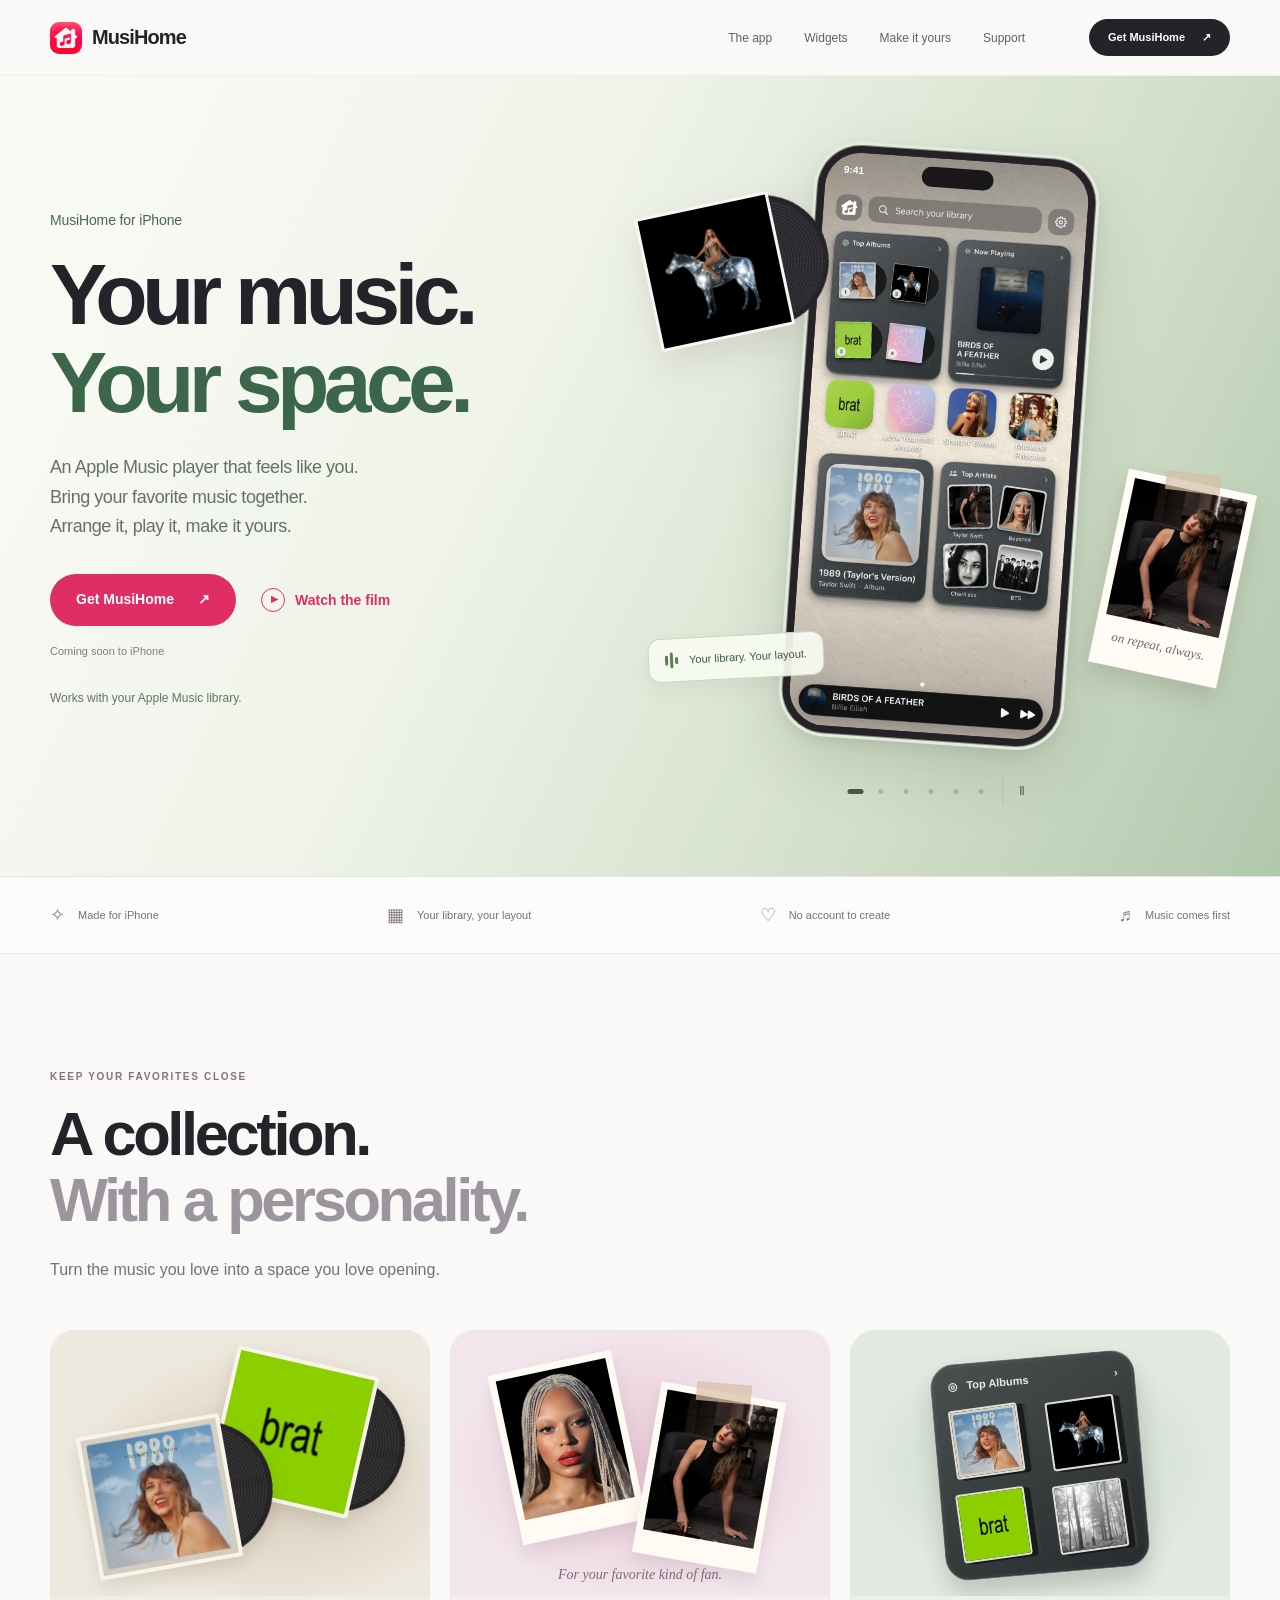
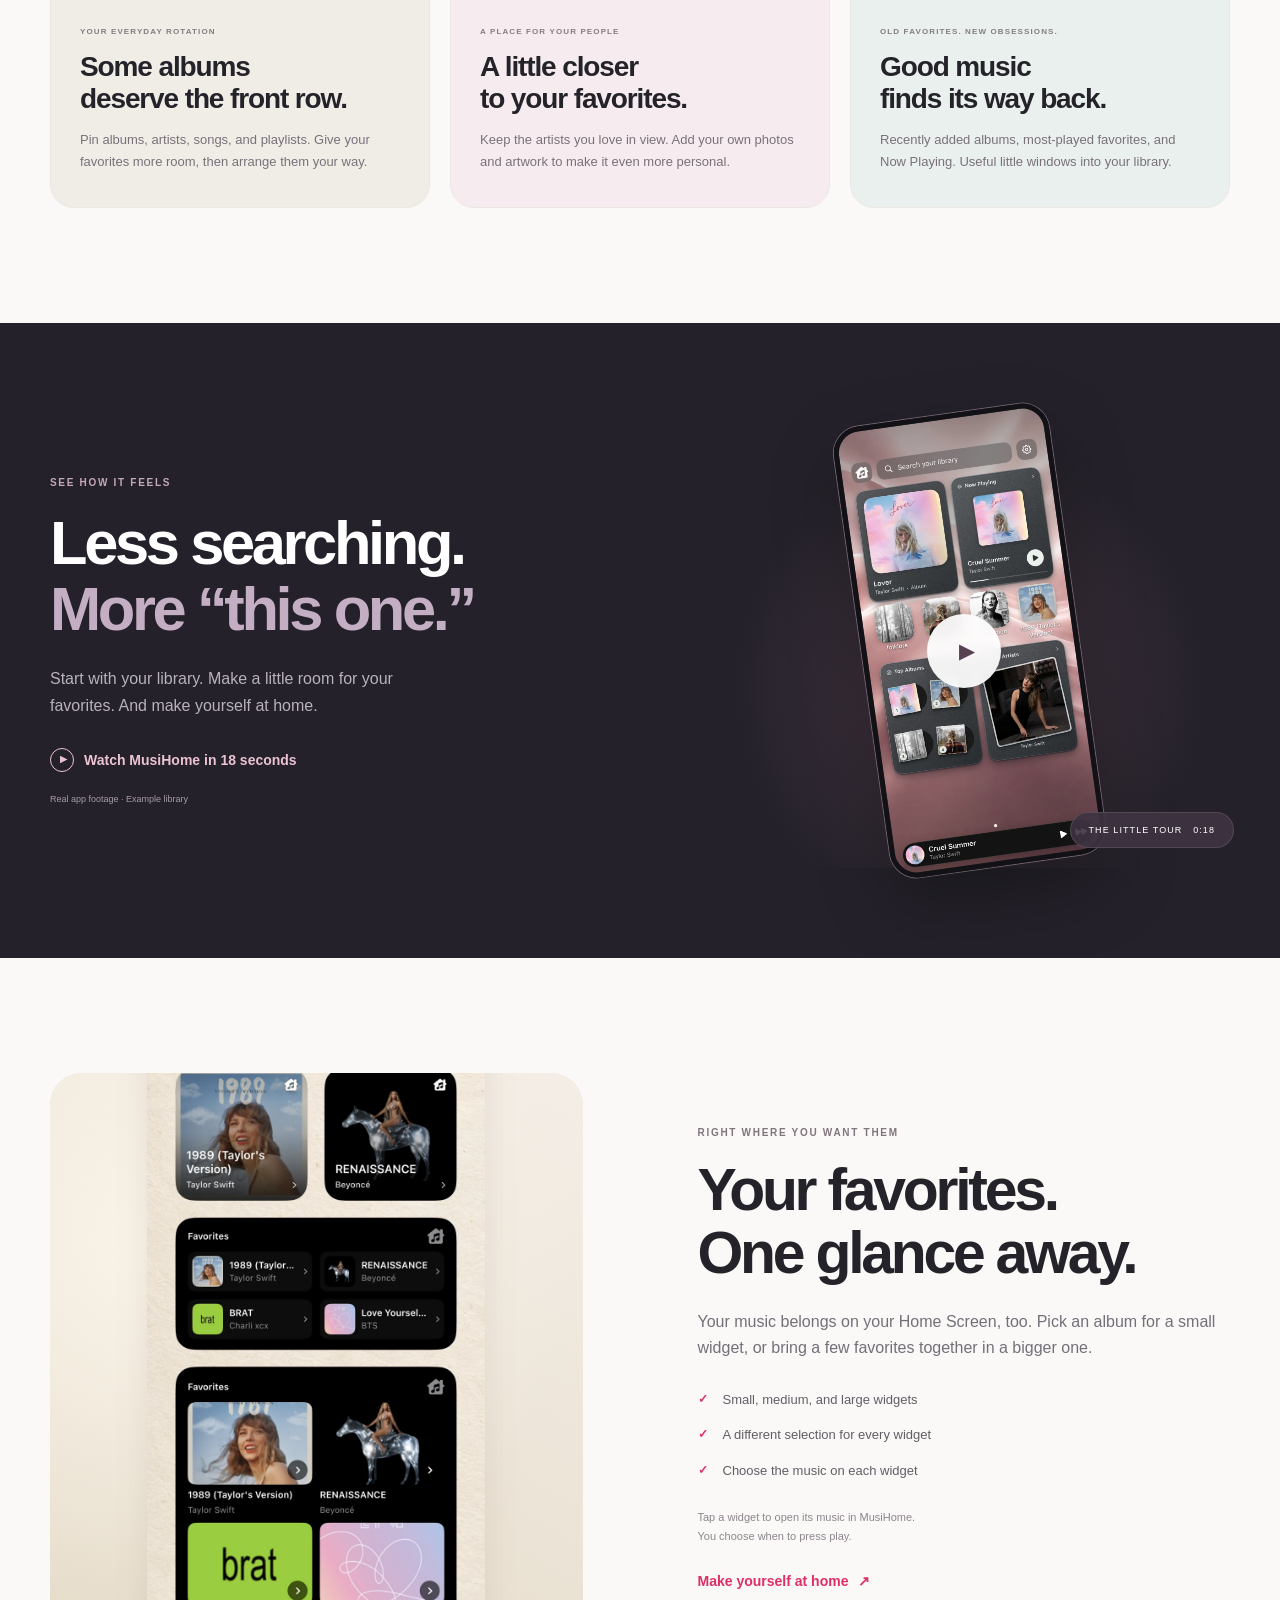
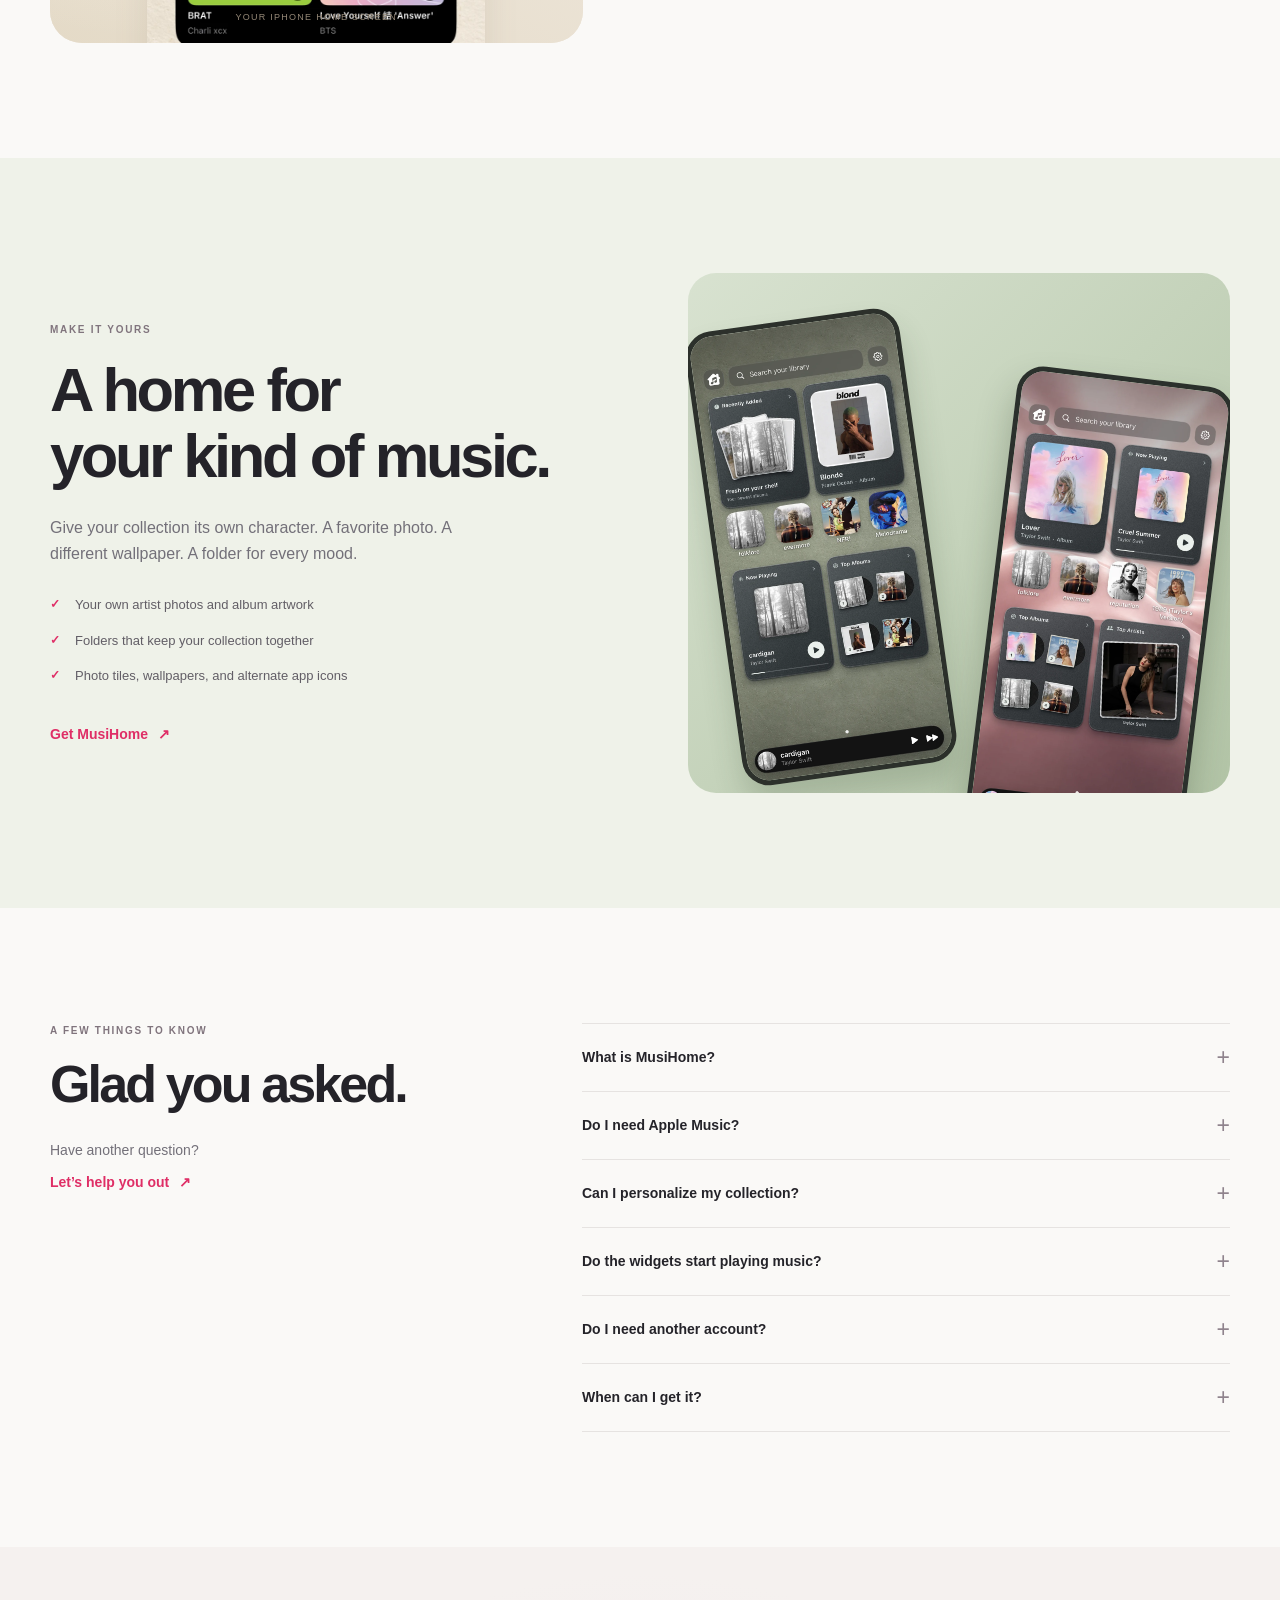
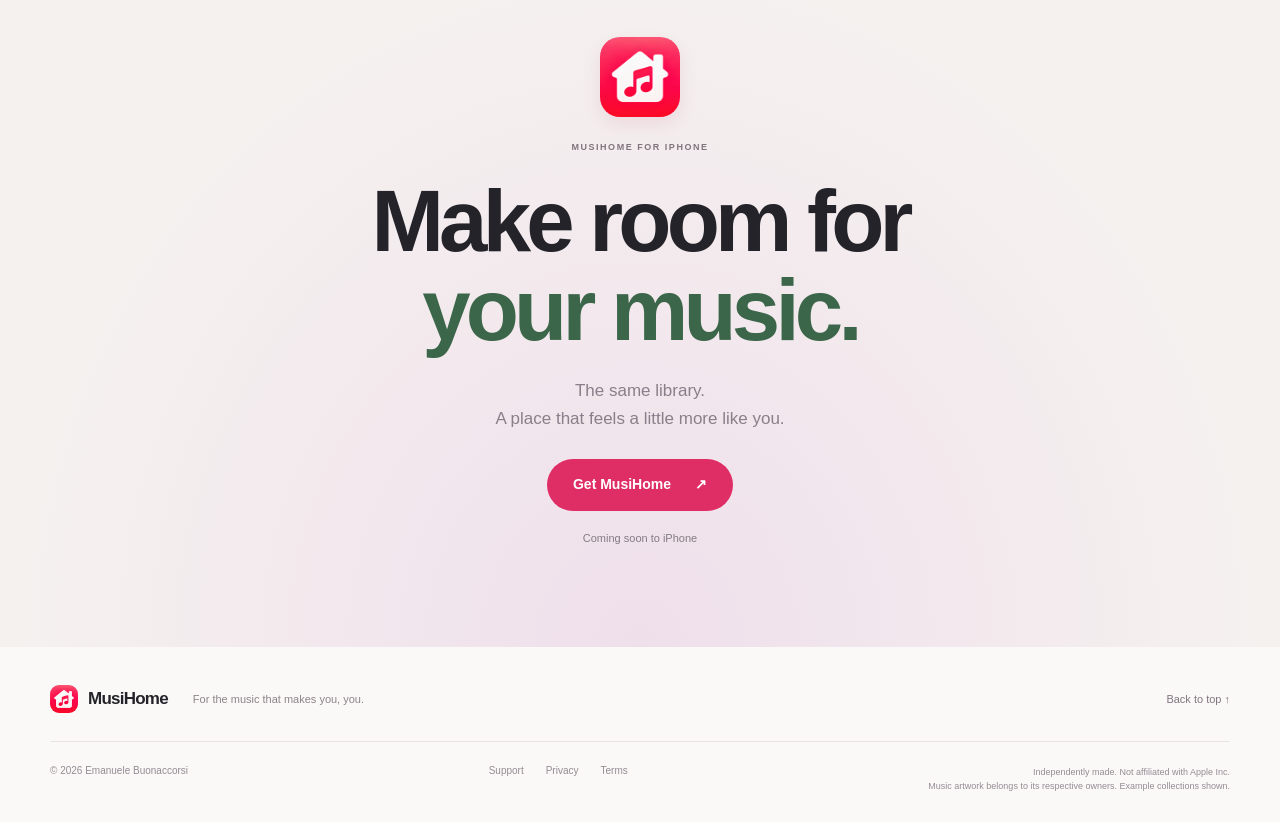
<file: index.html>
<!doctype html>
<html lang="en">
<head>
  <meta charset="utf-8">
  <meta name="viewport" content="width=device-width, initial-scale=1">
  <meta name="theme-color" content="#faf9f7">
  <title>MusiHome — Your music. Your space.</title>
  <meta name="description" content="Give your favorite albums, artists, songs, and playlists a place of their own. Meet MusiHome, a personal music wall and Home Screen widgets for iPhone.">
  <link rel="canonical" href="https://musihome.emanuele.click/">
  <meta property="og:type" content="website"><meta property="og:site_name" content="MusiHome">
  <meta property="og:title" content="MusiHome — Your music. Your space."><meta property="og:description" content="A personal home for the music you love. Made for iPhone and your Music library.">
  <meta property="og:url" content="https://musihome.emanuele.click/"><meta property="og:image" content="https://musihome.emanuele.click/assets/site/social-preview.jpg"><meta property="og:image:width" content="1200"><meta property="og:image:height" content="630"><meta property="og:image:alt" content="MusiHome: Your music. Your space. Beside a real music wall.">
  <meta name="twitter:card" content="summary_large_image">
  <link rel="icon" type="image/png" href="/assets/site/favicon.png"><link rel="apple-touch-icon" href="/assets/site/apple-touch-icon.png">
  <link rel="preload" href="/assets/site/wall-pop.webp" as="image">
  <link rel="stylesheet" href="/site.css">
  <script src="/config.js" defer></script><script src="/site.js" defer></script>
  <script type="application/ld+json">{"@context":"https://schema.org","@type":"SoftwareApplication","name":"MusiHome","operatingSystem":"iOS 18.0 or later","applicationCategory":"MultimediaApplication","url":"https://musihome.emanuele.click/","description":"A personal music wall and Home Screen widgets for your iPhone Music library.","author":{"@type":"Person","name":"Emanuele Buonaccorsi"}}</script>
</head>
<body>
<a class="skip-link" href="#main">Skip to content</a>
<header class="site-header">
  <div class="container nav">
    <a href="/" class="wordmark" aria-label="MusiHome home"><img src="/assets/site/app-icon.png" width="32" height="32" alt="">MusiHome</a>
    <nav aria-label="Main navigation"><a href="#features">The app</a><a href="#widgets">Widgets</a><a href="#personalize">Make it yours</a><a href="/support/">Support</a></nav>
    <a class="button button-small" href="/download/" data-download>Get MusiHome <span aria-hidden="true">↗</span></a>
  </div>
</header>
<main id="main">
  <section class="hero" aria-labelledby="hero-title">
    <div class="container hero-layout">
      <div class="hero-copy">
        <p class="hero-intro">MusiHome for iPhone</p>
        <h1 id="hero-title">Your music.<br><span class="accent-text">Your space.</span></h1>
        <p class="hero-description">An Apple Music player that feels like you.<br>Bring your favorite music together.<br>Arrange it, play it, make it yours.</p>
        <div class="hero-actions"><a class="button" href="/download/" data-download>Get MusiHome <span aria-hidden="true">↗</span></a><a class="text-link" href="/assets/site/musihome-film.mp4" data-film><span class="play-outline" aria-hidden="true">▶</span> Watch the film</a></div>
        <p class="availability" data-availability>Coming soon to iPhone</p>
        <p class="hero-compatibility">Works with your Apple Music library.</p>
      </div>
      <div class="hero-showcase" aria-label="Explore real MusiHome collections">
        <div class="floating-record" aria-hidden="true"><div class="record-disc"><i></i></div><img src="/assets/site/renaissance.webp" alt="" width="140" height="140"></div>
        <div class="floating-polaroid" aria-hidden="true"><span class="tape"></span><img src="/assets/site/taylor-artist.webp" alt="" width="140" height="160"><span>on repeat, always.</span></div>
        <div class="phone hero-phone"><div class="phone-island" aria-hidden="true"></div><img id="collection-image" src="/assets/site/wall-pop.webp" width="800" height="1738" fetchpriority="high" alt="MusiHome music wall with favorite albums, Top Albums and Top Artists widgets on warm paper"><div class="phone-clock" aria-hidden="true">9:41</div></div>
        <div class="floating-caption"><span class="caption-bars" aria-hidden="true"><i></i><i></i><i></i></span>Your library. Your layout.</div>
        <div class="screenshot-navigation" role="group" aria-label="App screenshots">
          <button type="button" class="slide-dot selected" data-slide="0" aria-label="Show pop collection" aria-pressed="true"></button>
          <button type="button" class="slide-dot" data-slide="1" aria-label="Show Taylor Swift collection" aria-pressed="false"></button>
          <button type="button" class="slide-dot" data-slide="2" aria-label="Show indie collection" aria-pressed="false"></button>
          <button type="button" class="slide-dot" data-slide="3" aria-label="Show dance collection" aria-pressed="false"></button>
          <button type="button" class="slide-dot" data-slide="4" aria-label="Show classics collection" aria-pressed="false"></button>
          <button type="button" class="slide-dot" data-slide="5" aria-label="Show BTS collection" aria-pressed="false"></button>
          <button type="button" class="slideshow-toggle" aria-label="Pause screenshot slideshow" aria-pressed="false"><span aria-hidden="true">Ⅱ</span></button>
        </div>
      </div>
    </div>
  </section>
  <div class="benefits-bar"><div class="container"><span><span aria-hidden="true">✧</span> Made for iPhone</span><span><span aria-hidden="true">▦</span> Your library, your layout</span><span><span aria-hidden="true">♡</span> No account to create</span><span><span aria-hidden="true">♬</span> Music comes first</span></div></div>

  <section class="section features" id="features" aria-labelledby="features-title">
    <div class="container">
      <div class="section-heading"><p class="eyebrow">KEEP YOUR FAVORITES CLOSE</p><h2 id="features-title">A collection.<br><span class="muted">With a personality.</span></h2><p>Turn the music you love into a space you love opening.</p></div>
      <div class="feature-grid">
        <article class="feature-card record-card"><div class="feature-visual vinyl-scene" aria-hidden="true"><div class="display-vinyl rear-vinyl"><span></span><img src="/assets/site/brat.webp" alt="" loading="lazy" width="180" height="180"></div><div class="display-vinyl front-vinyl"><span></span><img src="/assets/site/1989.webp" alt="" loading="lazy" width="180" height="180"></div></div><div class="card-copy"><p class="card-label">YOUR EVERYDAY ROTATION</p><h3>Some albums<br>deserve the front row.</h3><p>Pin albums, artists, songs, and playlists. Give your favorites more room, then arrange them your way.</p></div></article>
        <article class="feature-card photo-card"><div class="feature-visual portrait-scene" aria-hidden="true"><div class="portrait-frame portrait-back"><img src="/assets/site/beyonce-artist.webp" alt="" loading="lazy" width="170" height="200"></div><div class="portrait-frame portrait-front"><span class="tape"></span><img src="/assets/site/taylor-artist.webp" alt="" loading="lazy" width="170" height="200"></div><span class="scene-caption">For your favorite kind of fan.</span></div><div class="card-copy"><p class="card-label">A PLACE FOR YOUR PEOPLE</p><h3>A little closer<br>to your favorites.</h3><p>Keep the artists you love in view. Add your own photos and artwork to make it even more personal.</p></div></article>
        <article class="feature-card widget-card"><div class="feature-visual miniature-scene" aria-hidden="true"><div class="mini-widget"><p>◎ &nbsp; Top Albums <span>›</span></p><div class="mini-records"><img src="/assets/site/1989.webp" alt="" loading="lazy" width="80" height="80"><img src="/assets/site/renaissance.webp" alt="" loading="lazy" width="80" height="80"><img src="/assets/site/brat.webp" alt="" loading="lazy" width="80" height="80"><img src="/assets/site/folklore.webp" alt="" loading="lazy" width="80" height="80"></div></div></div><div class="card-copy"><p class="card-label">OLD FAVORITES. NEW OBSESSIONS.</p><h3>Good music<br>finds its way back.</h3><p>Recently added albums, most-played favorites, and Now Playing. Useful little windows into your library.</p></div></article>
      </div>
    </div>
  </section>

  <section class="film-section" aria-labelledby="film-title"><div class="container film-layout"><div><p class="eyebrow">SEE HOW IT FEELS</p><h2 id="film-title">Less searching.<br><span>More “this one.”</span></h2><p>Start with your library. Make a little room for your favorites. And make yourself at home.</p><a class="text-link light-link" href="/assets/site/musihome-film.mp4" data-film><span class="play-outline" aria-hidden="true">▶</span> Watch MusiHome in 18 seconds</a><p class="film-disclosure">Real app footage · Example library</p></div><a href="/assets/site/musihome-film.mp4" data-film class="film-preview" aria-label="Watch the MusiHome product film"><div class="film-screen"><img src="/assets/site/wall-taylor.webp" width="800" height="1738" alt="A personalized Taylor Swift collection inside MusiHome" loading="lazy"></div><span class="film-play" aria-hidden="true">▶</span><span class="film-duration">THE LITTLE TOUR &nbsp; 0:18</span></a></div></section>

  <section class="section widgets-section" id="widgets" aria-labelledby="widgets-title"><div class="container widgets-layout"><div class="widgets-art"><div class="widget-wallpaper"></div><img src="/assets/site/widgets.webp" width="800" height="1738" alt="Small, medium and large MusiHome widgets displaying selected albums and favorites on the iPhone Home Screen" loading="lazy"><span class="image-label">YOUR IPHONE HOME SCREEN</span></div><div class="widgets-copy"><p class="eyebrow">RIGHT WHERE YOU WANT THEM</p><h2 id="widgets-title">Your favorites.<br>One glance away.</h2><p>Your music belongs on your Home Screen, too. Pick an album for a small widget, or bring a few favorites together in a bigger one.</p><ul class="check-list"><li>Small, medium, and large widgets</li><li>A different selection for every widget</li><li>Choose the music on each widget</li></ul><p class="detail-note">Tap a widget to open its music in MusiHome.<br>You choose when to press play.</p><a class="text-link" href="/support/#widgets">Make yourself at home <span aria-hidden="true">↗</span></a></div></div></section>

  <section class="section personalization-section" id="personalize" aria-labelledby="personalize-title"><div class="container personalization-layout"><div class="personalization-copy"><p class="eyebrow">MAKE IT YOURS</p><h2 id="personalize-title">A home for<br>your kind of music.</h2><p>Give your collection its own character. A favorite photo. A different wallpaper. A folder for every mood.</p><ul class="check-list"><li>Your own artist photos and album artwork</li><li>Folders that keep your collection together</li><li>Photo tiles, wallpapers, and alternate app icons</li></ul><a class="text-link" href="/download/" data-download>Get MusiHome <span aria-hidden="true">↗</span></a></div><div class="personalization-gallery"><img class="personalize-wall" src="/assets/site/wall-indie.webp" width="800" height="1738" alt="An indie music collection arranged on a sage wallpaper" loading="lazy"><img class="personalize-detail" src="/assets/site/wall-taylor.webp" width="640" height="1391" alt="A Taylor Swift music collection on a pink wallpaper" loading="lazy"></div></div></section>

  <section class="section faq-section" id="faq" aria-labelledby="faq-title"><div class="container faq-layout"><div><p class="eyebrow">A FEW THINGS TO KNOW</p><h2 id="faq-title">Glad you asked.</h2><p>Have another question?<br><a class="text-link" href="/support/">Let’s help you out <span aria-hidden="true">↗</span></a></p></div><div class="faq-list"><details><summary>What is MusiHome?<span aria-hidden="true">+</span></summary><p>A personal music wall for iPhone. It brings albums, artists, songs, and playlists from your Music library into one visual space, with pages, widgets, and your own layout.</p></details><details><summary>Do I need Apple Music?<span aria-hidden="true">+</span></summary><p>You need to allow access to your iPhone’s Music library. An Apple Music subscription is needed for subscription streaming content; it’s separate from MusiHome. MusiHome doesn’t provide music or connect to Spotify.</p></details><details><summary>Can I personalize my collection?<span aria-hidden="true">+</span></summary><p>Choose your layout, change the artwork, create folders, and add photo tiles. Bring your collection together with wallpapers and an app icon that suit your style.</p></details><details><summary>Do the widgets start playing music?<span aria-hidden="true">+</span></summary><p>Tapping a Home Screen widget opens the selected music’s details in MusiHome. It doesn’t start or change playback. Open the details, then choose what to play.</p></details><details><summary>Do I need another account?<span aria-hidden="true">+</span></summary><p>No MusiHome account is required. Your wall is saved on your device. The current app has no ads or tracking SDKs. Read our <a href="/privacy/">privacy policy</a> for details about music access, artwork services, and optional diagnostics.</p></details><details><summary>When can I get it?<span aria-hidden="true">+</span></summary><p data-release-answer>MusiHome is getting ready for its iPhone release. This site will link directly to its App Store listing when it’s available. Until then, explore the real app previews here.</p></details></div></div></section>

  <section class="closing" id="get-musihome"><div class="container"><img class="closing-icon" src="/assets/site/app-icon.png" width="80" height="80" alt="" loading="lazy"><p class="eyebrow">MUSIHOME FOR IPHONE</p><h2>Make room for<br><span class="accent-text">your music.</span></h2><p>The same library.<br>A place that feels a little more like you.</p><a class="button" href="/download/" data-download>Get MusiHome <span aria-hidden="true">↗</span></a><p class="availability" data-availability>Coming soon to iPhone</p></div></section>
</main>
<footer class="site-footer"><div class="container footer-top"><a class="wordmark" href="/"><img src="/assets/site/app-icon.png" width="28" height="28" alt="">MusiHome</a><p>For the music that makes you, you.</p><a class="back-top" href="#main">Back to top ↑</a></div><div class="container footer-bottom"><span>© <span data-year>2026</span> Emanuele Buonaccorsi</span><nav aria-label="Footer navigation"><a href="/support/">Support</a><a href="/privacy/">Privacy</a><a href="/terms/">Terms</a></nav><p>Independently made. Not affiliated with Apple Inc.<br>Music artwork belongs to its respective owners. Example collections shown.</p></div></footer>
<dialog id="film-dialog" aria-labelledby="film-dialog-title"><div class="dialog-header"><h2 id="film-dialog-title">A little tour of MusiHome.</h2><button class="close-dialog" type="button" aria-label="Close film">×</button></div><video id="product-film" controls playsinline preload="none" poster="/assets/site/film-poster.webp"><source src="/assets/site/musihome-film.mp4" type="video/mp4">Your browser doesn’t support this video. <a href="/assets/site/musihome-film.mp4">Download the product film.</a></video><p>Silent product tour. Choose favorites, rearrange your wall, and personalize its wallpaper.</p></dialog>
</body>
</html>
</file>
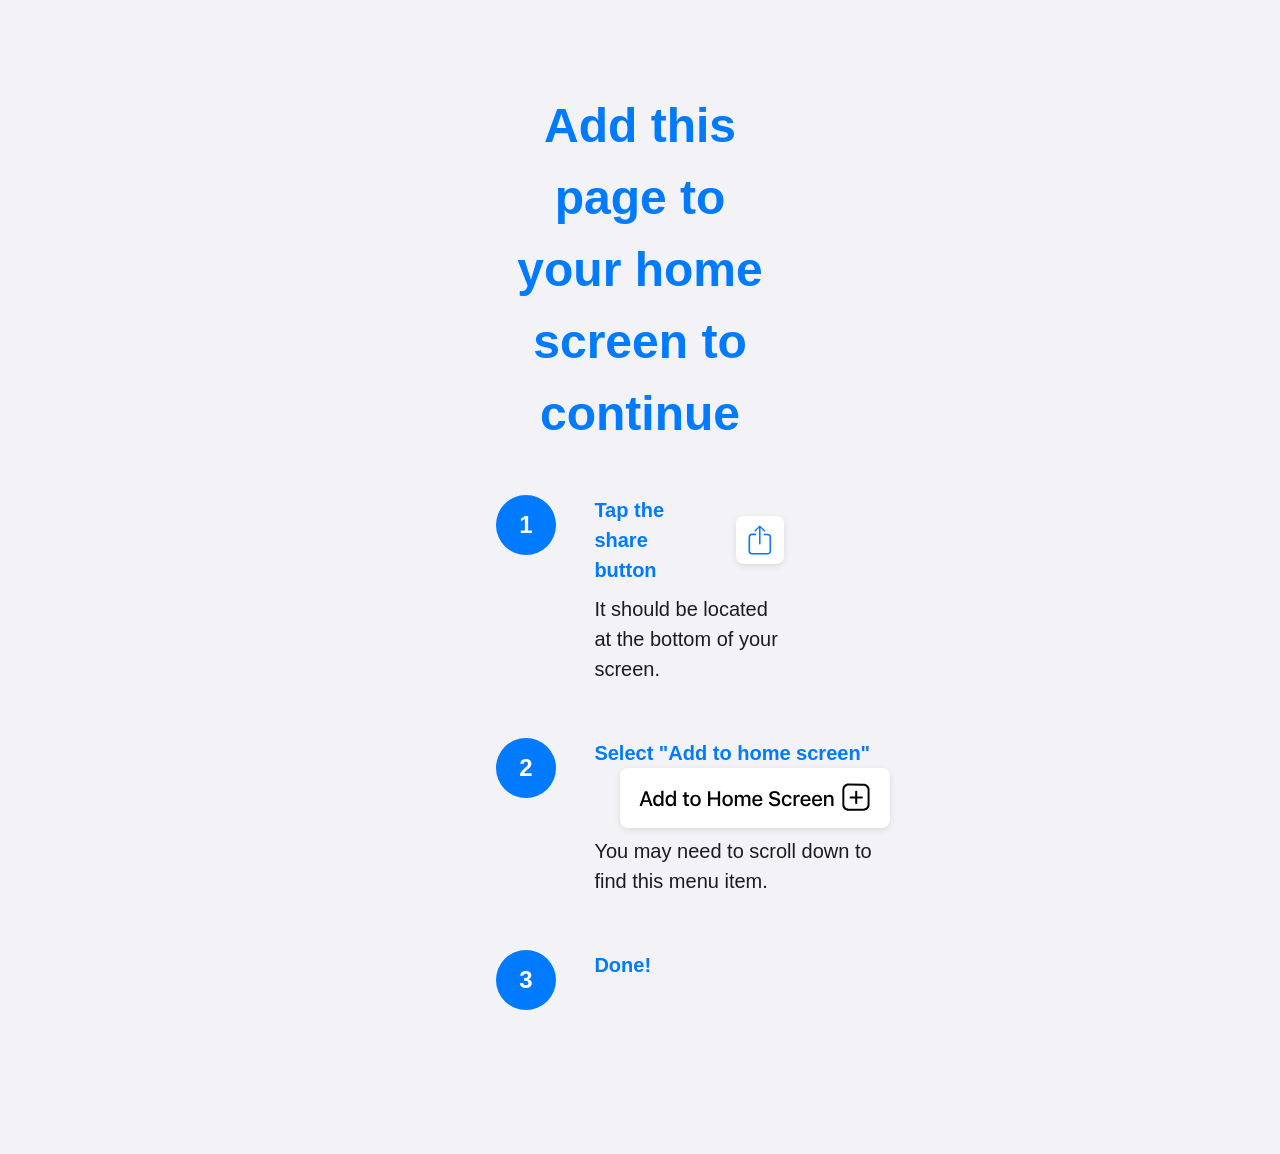
<file: bookmark/index.html>
<!DOCTYPE html>
<html lang="en">

<head>
    <meta charset="UTF-8">
    <meta name="viewport" content="width=device-width, initial-scale=1.0">

    <!-- Favicon non incluse, perché il loro fetch blocca il caricamento della intera pagina nel caso in cui l'utente si trova con una connessione lenta. -->
    <!-- <link rel="icon" type="image/svg+xml" href="/assets/favicon.svg" />
    <link rel="shortcut icon" href="/assets/favicon.ico" /> -->
    <!-- Non specificare Apple Touch Icon, perché lo fa il js dopo. -->

    <!-- iOS Standalone Mode -->
    <meta name="apple-mobile-web-app-capable" content="yes">
    <meta name="apple-mobile-web-app-status-bar-style" content="default">

    <title id="page-title">MusiHome Bookmark</title>
    <style>

        #instructions-container {
            display: none;
        }

        body {
            font-family: -apple-system, Helvetica, Arial, sans-serif;
            background-color: #f2f2f7;
            margin: 0;
            padding: 0;
            color: #1c1c1e;
            line-height: 1.5;
        }

        .container {
            padding: 5vh 5vw;
            min-height: 100vh;
            box-sizing: border-box;
            display: flex;
            flex-direction: column;
            justify-content: center;
            max-width: 800px;
            margin: 0 auto;
        }

        #adhs-title {
            font-size: clamp(24px, 8vw, 48px);
            font-weight: 700;
            margin-bottom: 5vh;
            text-align: center;
            color: #007aff;
        }

        .instruction {
            display: flex;
            align-items: flex-start;
            margin-bottom: 5vh;
        }

        .step {
            background-color: #007aff;
            color: #fff;
            font-size: clamp(18px, 5vw, 24px);
            font-weight: 600;
            width: clamp(40px, 10vw, 60px);
            height: clamp(40px, 10vw, 60px);
            border-radius: 50%;
            display: flex;
            justify-content: center;
            align-items: center;
            margin-right: 4vw;
            flex-shrink: 0;
        }

        .text {
            flex: 1;
            font-size: clamp(16px, 4vw, 20px);
        }

        .text-header {
            display: flex;
            align-items: center;
            margin-bottom: 1vh;
        }

        .text span {
            font-weight: 600;
            color: #007aff;
        }

        .image-share,
        .image-home {
            background-color: #fff;
            border-radius: 8px;
            box-shadow: 0 2px 6px rgba(0, 0, 0, 0.1);
            padding: 6px;
        }

        .image-share {
            height: clamp(24px, 6vw, 36px);
            margin-left: 2vw;
        }

        .image-home {
            height: clamp(32px, 8vw, 48px);
            margin-left: 2vw;
        }

        @media (min-width: 768px) {
            .container {
                padding: 5vh 10vw;
            }

            .instruction {
                margin-bottom: 6vh;
            }

            .step {
                margin-right: 3vw;
            }
        }

        #redirect {
            display: none;
            text-align: center;
            background-color: #ffffff99;
            border-radius: 16px;
            box-shadow: 0 4px 12px rgba(0, 0, 0, 0.1);
            padding: 32px;
            max-width: 400px;
            max-height: 900px;
            margin: 0 auto;
        }

        #bookmark-name {
            font-size: 24px;
            font-weight: 700;
            margin: 0 0 8px;
            color: #007aff;
        }

        #redirect h2 {
            font-size: 16px;
            font-weight: 500;
            margin: 0 0 16px;
            color: #8e8e93;
        }

        #redirect p {
            font-size: 14px;
            margin: 0;
            color: #3a3a3c;
        }

        #open-link {
            font-size: 14px;
            color: #8e8e93;
        }
    </style>
</head>

<body>

    <div id="redirect" class="container">
        <h1 id="bookmark-name">MusiHome</h1>
        <h2>Powered by MusiHome</h2>
        <p>We are opening your music app...</p>
        <a href="#" id="open-link">If nothing happens, click here</a>
    </div>
    
    <div class="container" id="instructions-container">
        <div class="container">
            <div id="adhs-title"></div>
    
            <div class="instruction">
                <div class="step">1</div>
                <div class="text">
                    <div class="text-header">
                        <span id="title-1"></span>
                        <img id="image-share" class="image-share"
                            src="../assets/share.svg"
                            alt="Share Button">
                    </div>
                    <div id="detail-1"></div>
                </div>
            </div>
    
            <div class="instruction">
                <div class="step">2</div>
                <div class="text">
                    <span id="title-2"></span>
                    <img id="image-home" class="image-home"
                    src="../assets/add-home.svg"
                        alt="Add to Home Screen Button">
                    <div id="detail-2"></div>
                </div>
            </div>
    
            <div class="instruction">
                <div class="step">3</div>
                <div class="text">
                    <span id="title-3"></span>
                    <div id="detail-3"></div>
                </div>
            </div>
        </div>
    </div>



    <script>

        // URL PARAMETERS
        const params = new URLSearchParams(window.location.search);
        const redirectUrl = params.get('url');
        const name = params.get('name');
        const img = params.get('img');



        // SERVICE WORKER
        {
            // Register the Service Worker
            if ('serviceWorker' in navigator) {
                navigator.serviceWorker.register('./service-worker.js')
                    .then(function (registration) {
                        console.log('Service Worker registered with scope:', registration.scope);
                        // alert('Service Worker registered with scope: '+ registration.scope);
                    }).catch(function (error) {
                        console.log('Service Worker registration failed:', error);
                        // alert('Service Worker registration failed: ' + error.message);
                    });
            } else {
                console.log('Service Worker not supported');
                // alert('Service Worker not supported');
            }
        }



        // PRENDI I PARAMETRI DALL'URL, E USALI
        if (name) {
            document.getElementById('bookmark-name').innerText = name;
            document.getElementById('page-title').innerText = name;

            // Set the iOS bookmark name
            document.title = name;
        }
        if (img) {

            // Dynamically create apple-touch-icon link
            let link = document.createElement('link');
            link.rel = 'apple-touch-icon';
            link.href = img;
            document.head.appendChild(link);
        }

        if (!redirectUrl) {
            console.error('No redirect URL provided');
        }

        document.getElementById('open-link').href = redirectUrl;

        // Check if the app is running as a standalone (full screen webapp) or just in safari
        if (("standalone" in window.navigator) && window.navigator.standalone) {
            // FAI AVVENIRE IL REDIRECT

            // hide instructions and show redirect
            document.getElementById('redirect').style.display = 'block';
            document.getElementById('instructions-container').style.display = 'none';

            // redirect
            redirect(redirectUrl);

            // redirect anche se riapri la pagina 
            document.addEventListener('visibilitychange', function() {
                if (document.visibilityState === 'visible') {
                    redirect(redirectUrl);
                }
            });
            
        } else {
            // MOSTRA ISTRUZIONI
            // hide redirect and show instructions
            document.getElementById('redirect').style.display = 'none';
            document.getElementById('instructions-container').style.display = 'block';
        }


        function redirect(destUrl) {
            window.open(destUrl, '_blank');
            window.location.href = destUrl;
        }

        // INSTRUCTIONS CODE: codice necessario per mostrare le istruzioni per aggiungere la pagina alla home screen
        {

            const translations = {
                en: {
                    title: "Add this page to your home screen to continue",
                    title1: "Tap the share button ",
                    detail1: 'It should be located at the bottom of your screen.',
                    title2: 'Select "Add to home screen" ',
                    detail2: 'You may need to scroll down to find this menu item.',
                    title3: "Done!",
                    detail3: ""
                },
            };

            function updateContent(language) {
                document.getElementById("adhs-title").textContent = translations[language].title;
                document.getElementById("title-1").textContent = translations[language].title1;
                document.getElementById("detail-1").textContent = translations[language].detail1;
                document.getElementById("title-2").textContent = translations[language].title2;
                document.getElementById("detail-2").textContent = translations[language].detail2;
                document.getElementById("title-3").textContent = translations[language].title3;
                document.getElementById("detail-3").textContent = translations[language].detail3;
            }

            document.addEventListener("DOMContentLoaded", function () {
                // Detect the browser's default language
                const userLang = navigator.language || navigator.userLanguage;
                const langCode = userLang.split('-')[0]; // Extract the language code, e.g., 'en' from 'en-US'

                // Check if the detected language is available in the translations
                const languageToUse = translations[langCode] ? langCode : 'en'; // Default to English if the language is not available

                // Update the content with the selected language
                updateContent(languageToUse);
            });
        }
    </script>
</body>
</html>
</file>
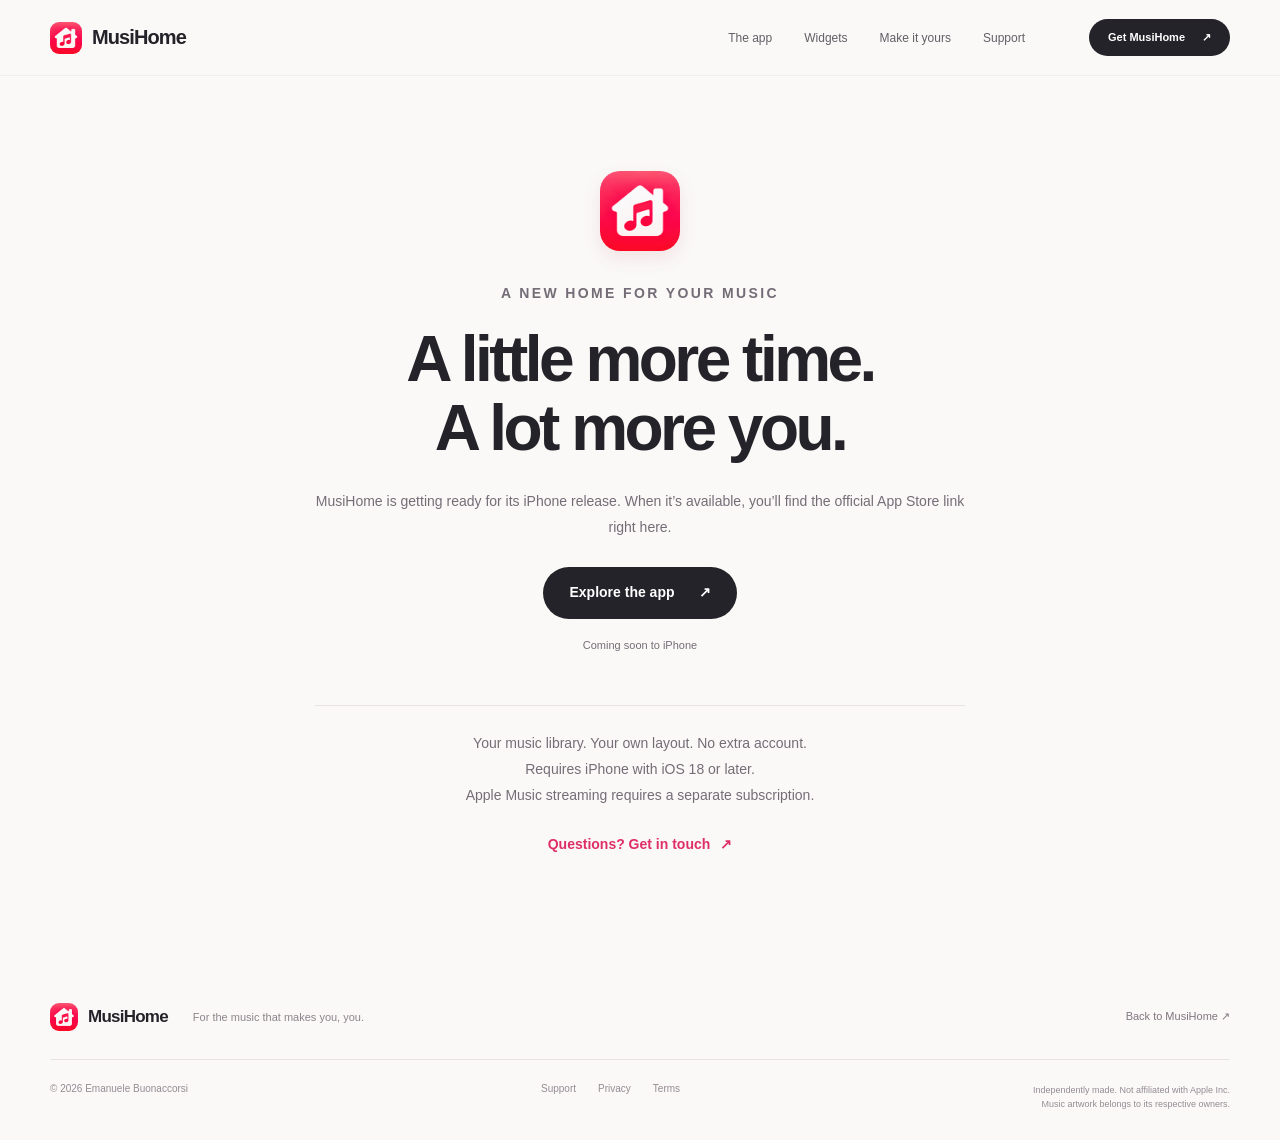
<file: download/index.html>
<!doctype html><html lang="en"><head><meta charset="utf-8"><meta name="viewport" content="width=device-width, initial-scale=1"><meta name="theme-color" content="#faf9f7"><title>Get MusiHome — MusiHome</title><meta name="description" content="MusiHome is preparing for its iPhone release. Explore the app and find its official download link here."><link rel="canonical" href="https://musihome.emanuele.click/download/"><link rel="icon" href="/assets/site/favicon.png" type="image/png"><link rel="apple-touch-icon" href="/assets/site/apple-touch-icon.png"><link rel="stylesheet" href="/site.css"><script src="/config.js" defer></script><script src="/site.js" defer></script></head><body><a class="skip-link" href="#main">Skip to content</a><header class="site-header"><div class="container nav"><a class="wordmark" href="/" aria-label="MusiHome home"><img src="/assets/site/app-icon.png" width="32" height="32" alt="">MusiHome</a><nav aria-label="Main navigation"><a href="/#features">The app</a><a href="/#widgets">Widgets</a><a href="/#personalize">Make it yours</a><a href="/support/">Support</a></nav><a class="button button-small" href="/download/" data-download>Get MusiHome <span aria-hidden="true">↗</span></a></div></header><main id="main" class="container"><article class="page-main download-page"><img class="closing-icon" src="/assets/site/app-icon.png" width="80" height="80" alt=""><p class="eyebrow">A NEW HOME FOR YOUR MUSIC</p><h1 data-launch-heading>A little more time.<br>A lot more you.</h1><p class="page-lead" data-launch-copy>MusiHome is getting ready for its iPhone release. When it’s available, you’ll find the official App Store link right here.</p><a class="button" href="/#features" data-download>Explore the app <span aria-hidden="true">↗</span></a><p class="availability" data-availability>Coming soon to iPhone</p><div class="download-details"><p>Your music library. Your own layout. No extra account.<br>Requires iPhone with iOS 18 or later.<br>Apple Music streaming requires a separate subscription.</p></div><a class="text-link" href="/support/">Questions? Get in touch <span aria-hidden="true">↗</span></a></article></main><footer class="site-footer"><div class="container footer-top"><a class="wordmark" href="/"><img src="/assets/site/app-icon.png" width="28" height="28" alt="">MusiHome</a><p>For the music that makes you, you.</p><a class="back-top" href="/">Back to MusiHome ↗</a></div><div class="container footer-bottom"><span>© <span data-year>2026</span> Emanuele Buonaccorsi</span><nav aria-label="Footer navigation"><a href="/support/">Support</a><a href="/privacy/">Privacy</a><a href="/terms/">Terms</a></nav><p>Independently made. Not affiliated with Apple Inc.<br>Music artwork belongs to its respective owners.</p></div></footer></body></html>
</file>
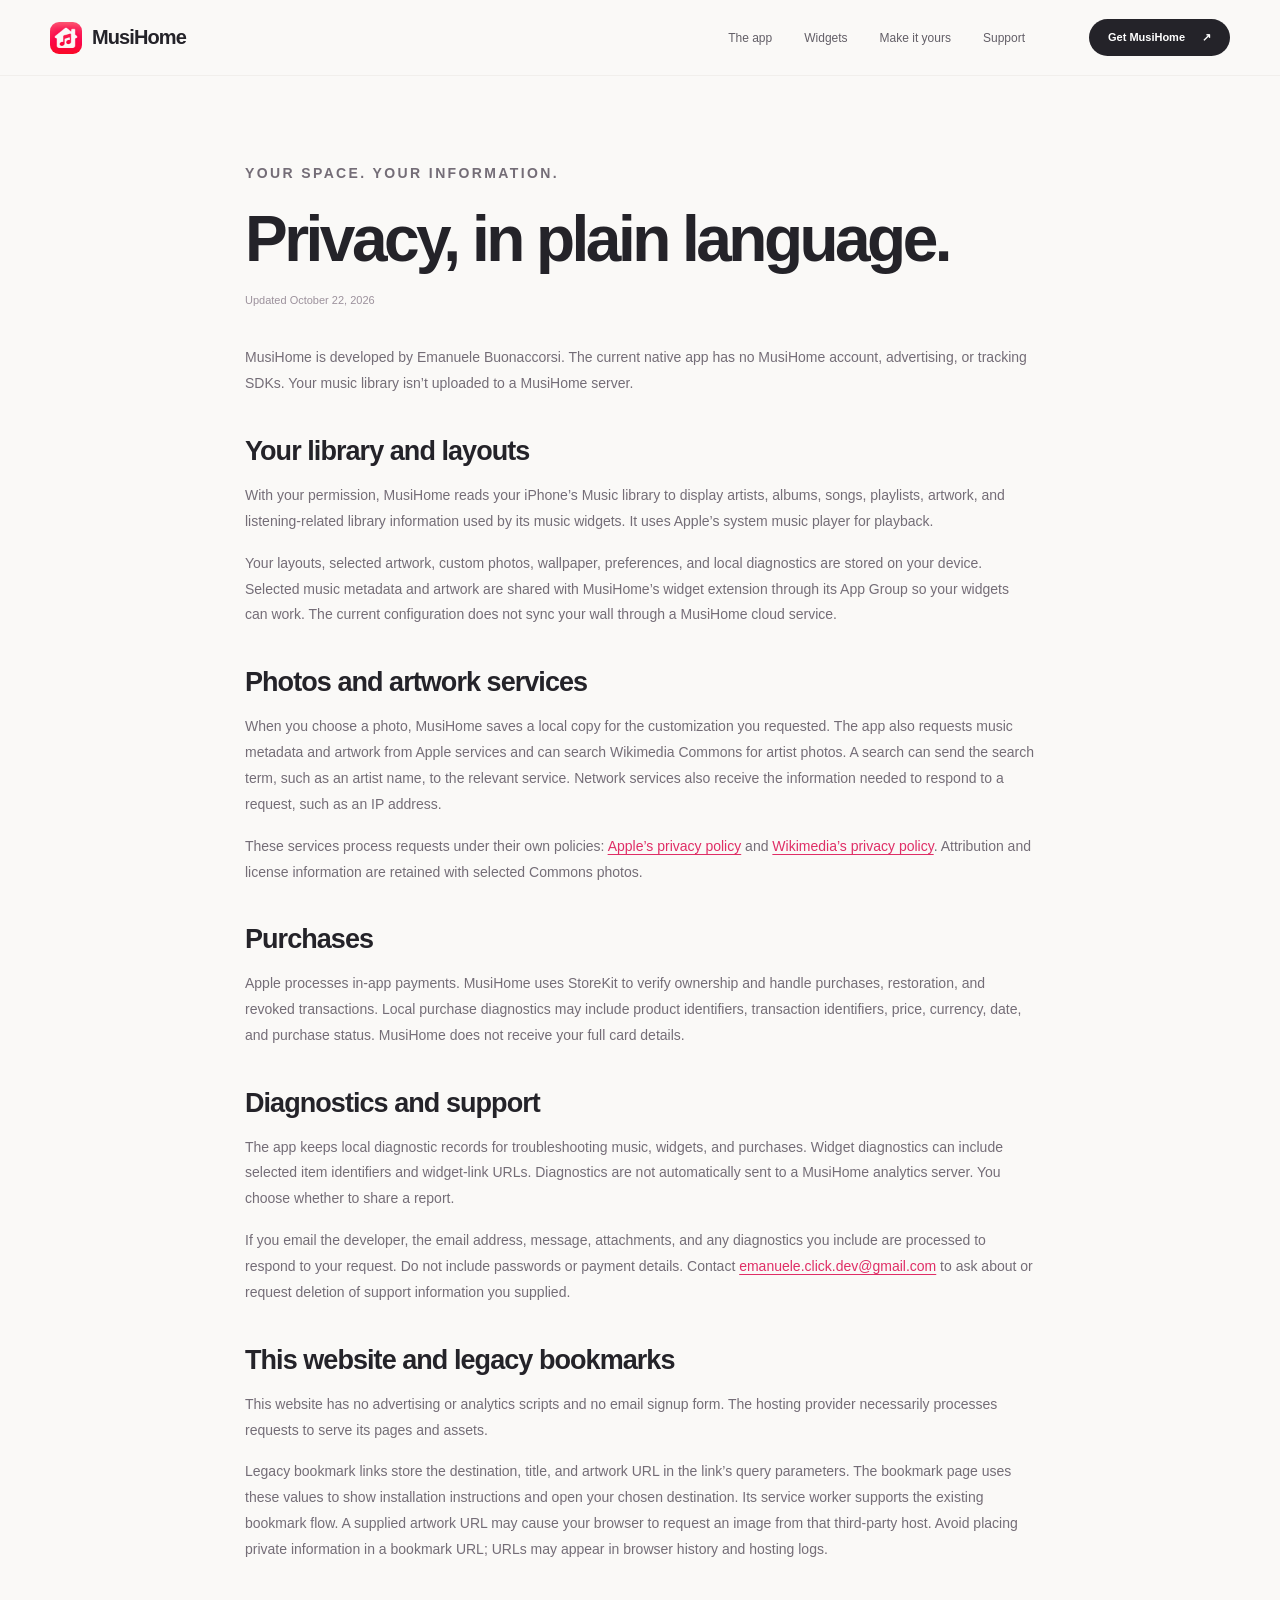
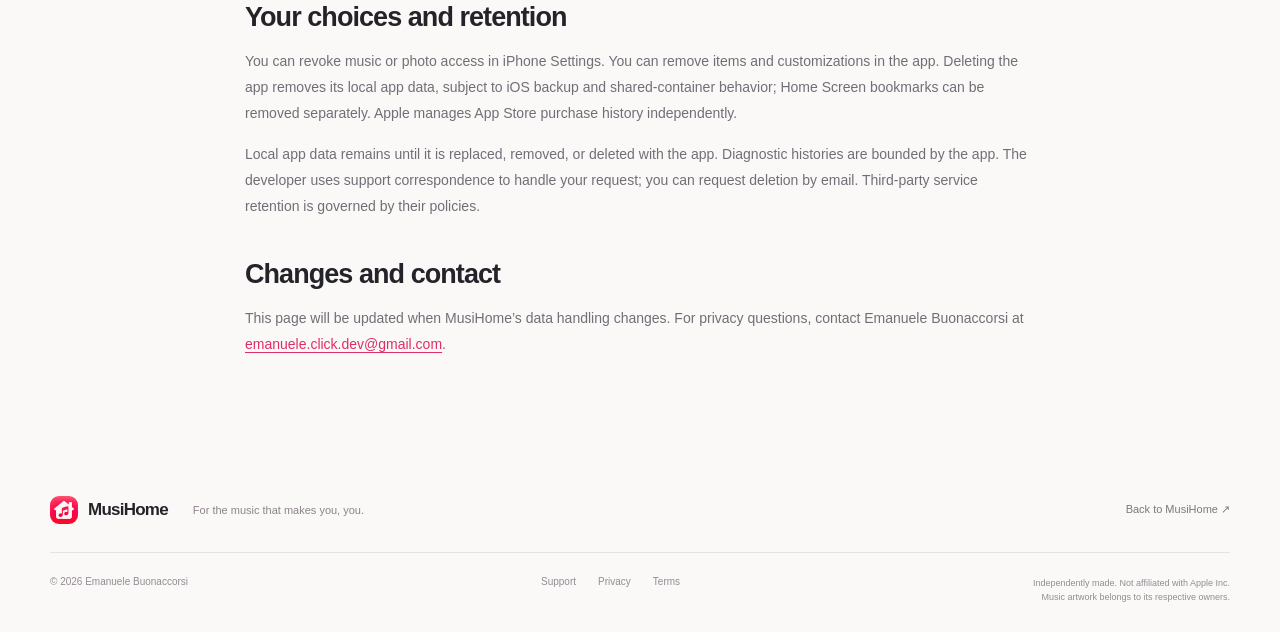
<file: privacy/index.html>
<!doctype html><html lang="en"><head><meta charset="utf-8"><meta name="viewport" content="width=device-width, initial-scale=1"><meta name="theme-color" content="#faf9f7"><title>Privacy — MusiHome</title><meta name="description" content="How MusiHome handles local music-library data, custom photos, artwork requests, purchases, diagnostics, and web bookmarks."><link rel="canonical" href="https://musihome.emanuele.click/privacy/"><link rel="icon" href="/assets/site/favicon.png" type="image/png"><link rel="apple-touch-icon" href="/assets/site/apple-touch-icon.png"><link rel="stylesheet" href="/site.css"><script src="/config.js" defer></script><script src="/site.js" defer></script></head><body><a class="skip-link" href="#main">Skip to content</a><header class="site-header"><div class="container nav"><a class="wordmark" href="/" aria-label="MusiHome home"><img src="/assets/site/app-icon.png" width="32" height="32" alt="">MusiHome</a><nav aria-label="Main navigation"><a href="/#features">The app</a><a href="/#widgets">Widgets</a><a href="/#personalize">Make it yours</a><a href="/support/">Support</a></nav><a class="button button-small" href="/download/" data-download>Get MusiHome <span aria-hidden="true">↗</span></a></div></header><main id="main" class="container"><article class="page-main "><p class="eyebrow">YOUR SPACE. YOUR INFORMATION.</p><h1>Privacy, in plain language.</h1><p class="updated">Updated October 22, 2026</p><p class="page-lead">MusiHome is developed by Emanuele Buonaccorsi. The current native app has no MusiHome account, advertising, or tracking SDKs. Your music library isn’t uploaded to a MusiHome server.</p><h2>Your library and layouts</h2><p>With your permission, MusiHome reads your iPhone’s Music library to display artists, albums, songs, playlists, artwork, and listening-related library information used by its music widgets. It uses Apple’s system music player for playback.</p><p>Your layouts, selected artwork, custom photos, wallpaper, preferences, and local diagnostics are stored on your device. Selected music metadata and artwork are shared with MusiHome’s widget extension through its App Group so your widgets can work. The current configuration does not sync your wall through a MusiHome cloud service.</p><h2>Photos and artwork services</h2><p>When you choose a photo, MusiHome saves a local copy for the customization you requested. The app also requests music metadata and artwork from Apple services and can search Wikimedia Commons for artist photos. A search can send the search term, such as an artist name, to the relevant service. Network services also receive the information needed to respond to a request, such as an IP address.</p><p>These services process requests under their own policies: <a href="https://www.apple.com/legal/privacy/">Apple’s privacy policy</a> and <a href="https://foundation.wikimedia.org/wiki/Policy:Privacy_policy">Wikimedia’s privacy policy</a>. Attribution and license information are retained with selected Commons photos.</p><h2>Purchases</h2><p>Apple processes in-app payments. MusiHome uses StoreKit to verify ownership and handle purchases, restoration, and revoked transactions. Local purchase diagnostics may include product identifiers, transaction identifiers, price, currency, date, and purchase status. MusiHome does not receive your full card details.</p><h2>Diagnostics and support</h2><p>The app keeps local diagnostic records for troubleshooting music, widgets, and purchases. Widget diagnostics can include selected item identifiers and widget-link URLs. Diagnostics are not automatically sent to a MusiHome analytics server. You choose whether to share a report.</p><p>If you email the developer, the email address, message, attachments, and any diagnostics you include are processed to respond to your request. Do not include passwords or payment details. Contact <a href="mailto:emanuele.click.dev@gmail.com?subject=MusiHome%20privacy">emanuele.click.dev@gmail.com</a> to ask about or request deletion of support information you supplied.</p><h2>This website and legacy bookmarks</h2><p>This website has no advertising or analytics scripts and no email signup form. The hosting provider necessarily processes requests to serve its pages and assets.</p><p>Legacy bookmark links store the destination, title, and artwork URL in the link’s query parameters. The bookmark page uses these values to show installation instructions and open your chosen destination. Its service worker supports the existing bookmark flow. A supplied artwork URL may cause your browser to request an image from that third-party host. Avoid placing private information in a bookmark URL; URLs may appear in browser history and hosting logs.</p><h2>Your choices and retention</h2><p>You can revoke music or photo access in iPhone Settings. You can remove items and customizations in the app. Deleting the app removes its local app data, subject to iOS backup and shared-container behavior; Home Screen bookmarks can be removed separately. Apple manages App Store purchase history independently.</p><p>Local app data remains until it is replaced, removed, or deleted with the app. Diagnostic histories are bounded by the app. The developer uses support correspondence to handle your request; you can request deletion by email. Third-party service retention is governed by their policies.</p><h2>Changes and contact</h2><p>This page will be updated when MusiHome’s data handling changes. For privacy questions, contact Emanuele Buonaccorsi at <a href="mailto:emanuele.click.dev@gmail.com?subject=MusiHome%20privacy">emanuele.click.dev@gmail.com</a>.</p></article></main><footer class="site-footer"><div class="container footer-top"><a class="wordmark" href="/"><img src="/assets/site/app-icon.png" width="28" height="28" alt="">MusiHome</a><p>For the music that makes you, you.</p><a class="back-top" href="/">Back to MusiHome ↗</a></div><div class="container footer-bottom"><span>© <span data-year>2026</span> Emanuele Buonaccorsi</span><nav aria-label="Footer navigation"><a href="/support/">Support</a><a href="/privacy/">Privacy</a><a href="/terms/">Terms</a></nav><p>Independently made. Not affiliated with Apple Inc.<br>Music artwork belongs to its respective owners.</p></div></footer></body></html>
</file>
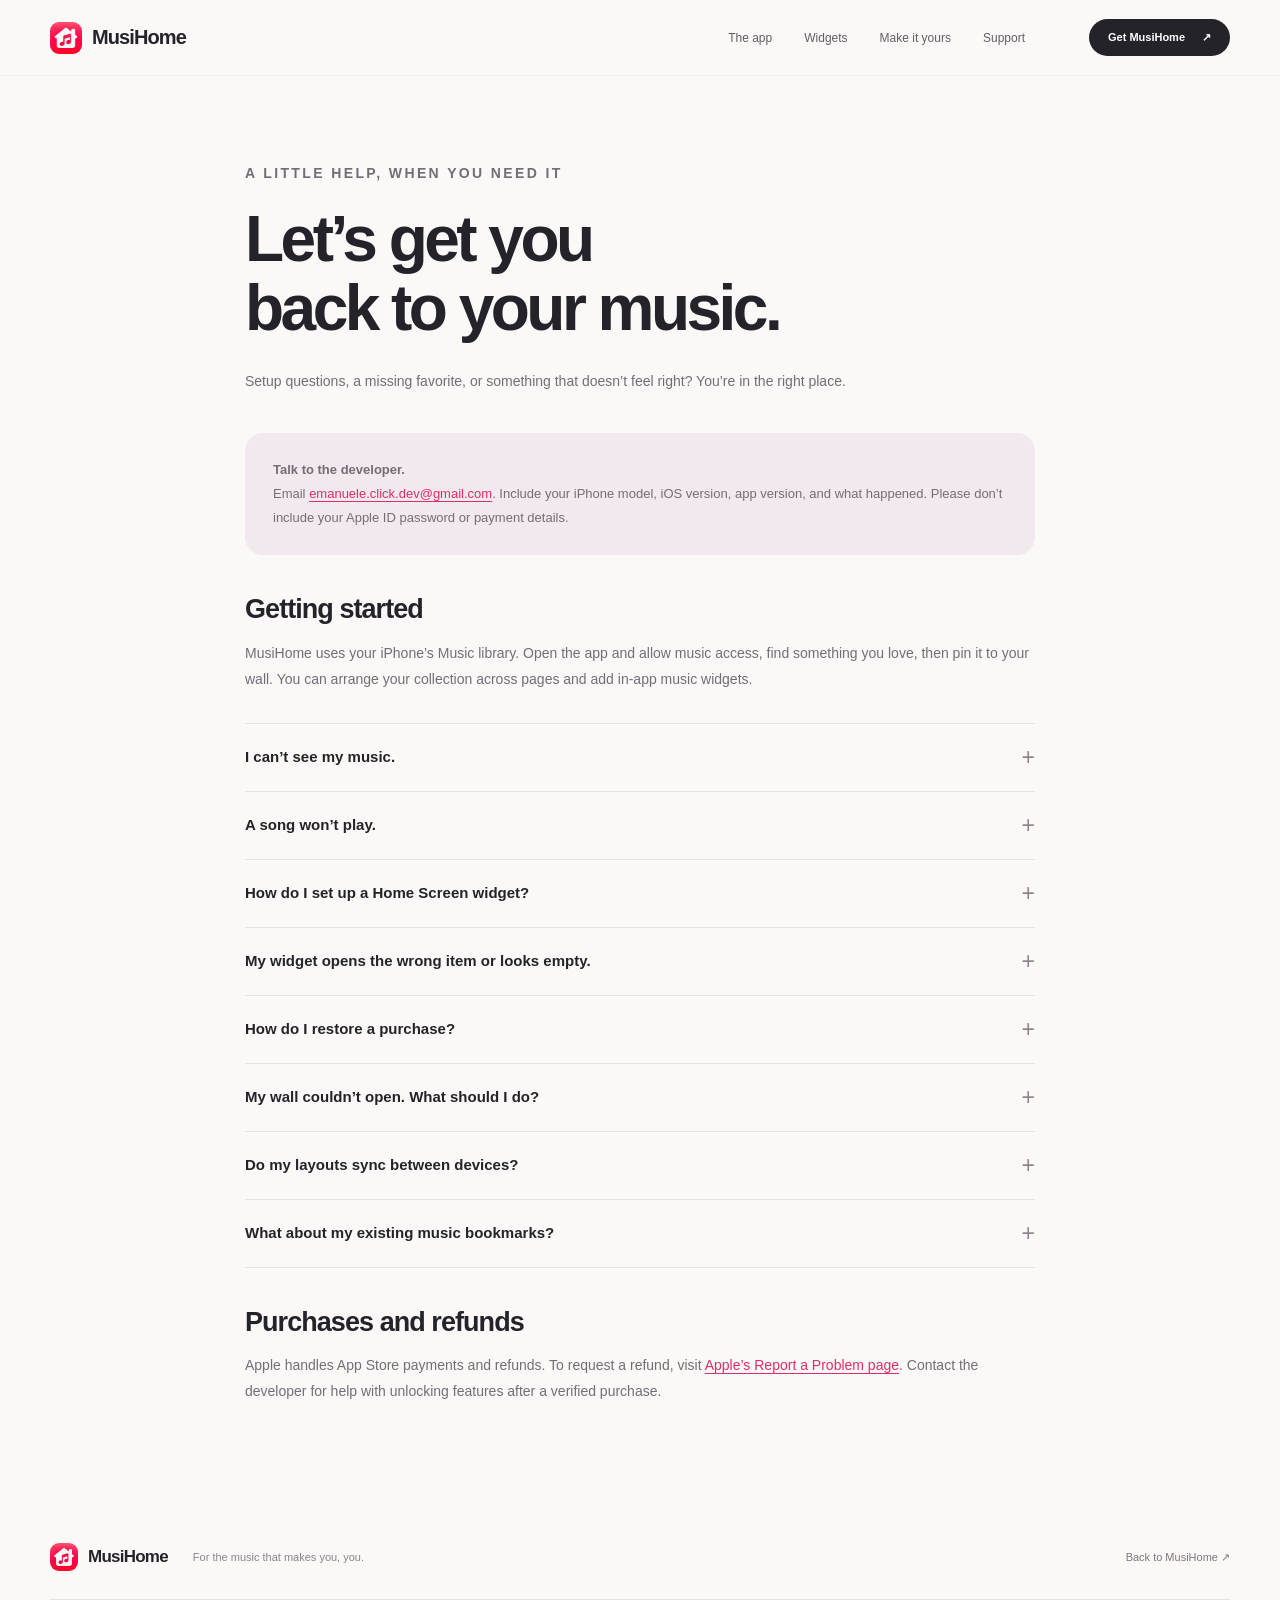
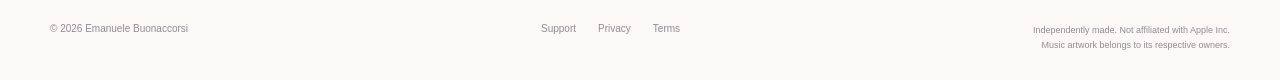
<file: support/index.html>
<!doctype html><html lang="en"><head><meta charset="utf-8"><meta name="viewport" content="width=device-width, initial-scale=1"><meta name="theme-color" content="#faf9f7"><title>Support — MusiHome</title><meta name="description" content="Help with MusiHome music access, widgets, purchases, saved artwork, and legacy music bookmarks."><link rel="canonical" href="https://musihome.emanuele.click/support/"><link rel="icon" href="/assets/site/favicon.png" type="image/png"><link rel="apple-touch-icon" href="/assets/site/apple-touch-icon.png"><link rel="stylesheet" href="/site.css"><script src="/config.js" defer></script><script src="/site.js" defer></script></head><body><a class="skip-link" href="#main">Skip to content</a><header class="site-header"><div class="container nav"><a class="wordmark" href="/" aria-label="MusiHome home"><img src="/assets/site/app-icon.png" width="32" height="32" alt="">MusiHome</a><nav aria-label="Main navigation"><a href="/#features">The app</a><a href="/#widgets">Widgets</a><a href="/#personalize">Make it yours</a><a href="/support/">Support</a></nav><a class="button button-small" href="/download/" data-download>Get MusiHome <span aria-hidden="true">↗</span></a></div></header><main id="main" class="container"><article class="page-main "><p class="eyebrow">A LITTLE HELP, WHEN YOU NEED IT</p><h1>Let’s get you<br>back to your music.</h1><p class="page-lead">Setup questions, a missing favorite, or something that doesn’t feel right? You’re in the right place.</p><div class="support-box"><p><strong>Talk to the developer.</strong><br>Email <a href="mailto:emanuele.click.dev@gmail.com?subject=MusiHome%20support">emanuele.click.dev@gmail.com</a>. Include your iPhone model, iOS version, app version, and what happened. Please don’t include your Apple ID password or payment details.</p></div><h2>Getting started</h2><p>MusiHome uses your iPhone’s Music library. Open the app and allow music access, find something you love, then pin it to your wall. You can arrange your collection across pages and add in-app music widgets.</p><div class="faq-list"><details id="music-access"><summary>I can’t see my music.<span aria-hidden="true">+</span></summary><p>Check music access in iPhone Settings → Apps → MusiHome. If access is restricted, check Screen Time restrictions. Open Apple’s Music app to confirm that the albums, songs, or playlists are in your library, then return to MusiHome. Music in another service, such as Spotify, won’t appear in the native app.</p></details><details><summary>A song won’t play.<span aria-hidden="true">+</span></summary><p>Try the same song in Apple’s Music app. Subscription streaming requires an active Apple Music subscription and a connection; downloaded library music may be available offline. MusiHome controls the system Music player, so its active queue is shared with Apple Music.</p></details><details id="widgets"><summary>How do I set up a Home Screen widget?<span aria-hidden="true">+</span></summary><p>Touch and hold an empty area of your iPhone Home Screen, choose Edit → Add Widget, and find MusiHome. Add Favorite or Favorites. Then touch and hold that widget, choose Edit Widget, and select its music. Configure each widget separately. Tapping an item opens its details; playback starts only when you choose to play.</p></details><details><summary>My widget opens the wrong item or looks empty.<span aria-hidden="true">+</span></summary><p>Open MusiHome and confirm music access is allowed. Touch and hold the widget, choose Edit Widget, and select its music again. If the item was removed from your library, choose another. If the problem continues, remove and re-add that widget.</p></details><details><summary>How do I restore a purchase?<span aria-hidden="true">+</span></summary><p>Use the Apple account that originally made the purchase. In MusiHome, open Settings → the purchase screen and choose Restore Purchase. Eligible purchases restore their personalization features. If a purchase is pending approval, wait for Apple’s approval or try again from the purchase screen.</p></details><details><summary>My wall couldn’t open. What should I do?<span aria-hidden="true">+</span></summary><p>Use Try Again on the recovery screen. Check that your iPhone has free storage, and restart it if needed. Avoid deleting the app while troubleshooting: layouts and custom photos are saved locally. Use Share Error Details to send the error to the developer if the problem continues.</p></details><details><summary>Do my layouts sync between devices?<span aria-hidden="true">+</span></summary><p>The current configuration saves layouts and custom photos on your device. Don’t rely on cross-device sync. Your device’s backup settings determine whether local app data is included in a backup.</p></details><details id="bookmarks"><summary>What about my existing music bookmarks?<span aria-hidden="true">+</span></summary><p>The existing web bookmark system is still supported. Previously created /bookmark/ links keep their music destination, name, and artwork parameters. In Safari, use Share → Add to Home Screen to install a bookmark. Its destination opens when you launch it from your Home Screen. These legacy web links are separate from the native MusiHome app and its widgets.</p></details></div><h2>Purchases and refunds</h2><p>Apple handles App Store payments and refunds. To request a refund, visit <a href="https://reportaproblem.apple.com/" rel="noopener noreferrer">Apple’s Report a Problem page</a>. Contact the developer for help with unlocking features after a verified purchase.</p></article></main><footer class="site-footer"><div class="container footer-top"><a class="wordmark" href="/"><img src="/assets/site/app-icon.png" width="28" height="28" alt="">MusiHome</a><p>For the music that makes you, you.</p><a class="back-top" href="/">Back to MusiHome ↗</a></div><div class="container footer-bottom"><span>© <span data-year>2026</span> Emanuele Buonaccorsi</span><nav aria-label="Footer navigation"><a href="/support/">Support</a><a href="/privacy/">Privacy</a><a href="/terms/">Terms</a></nav><p>Independently made. Not affiliated with Apple Inc.<br>Music artwork belongs to its respective owners.</p></div></footer></body></html>
</file>
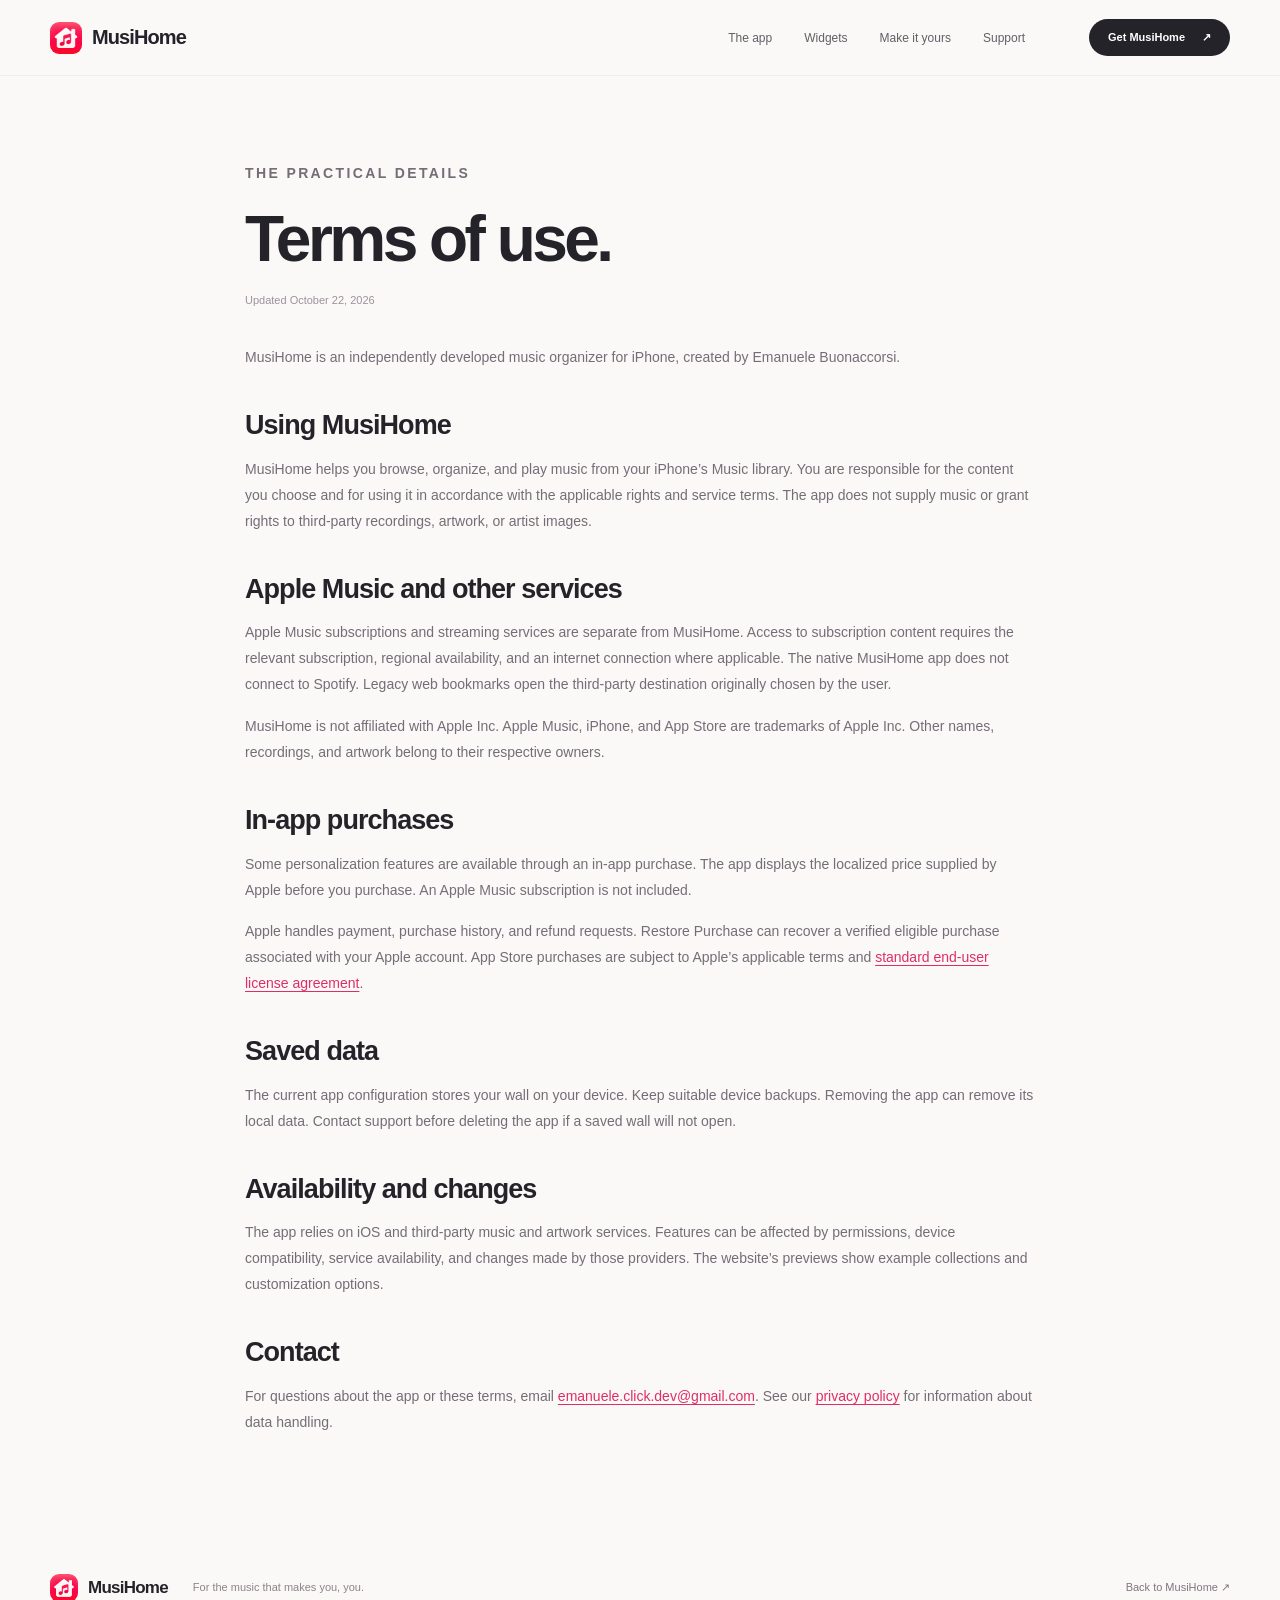
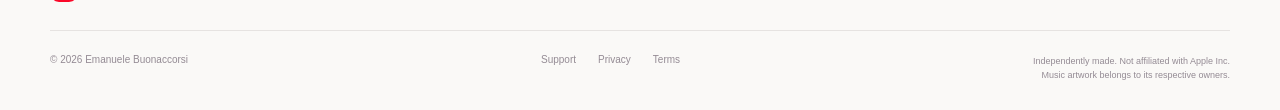
<file: terms/index.html>
<!doctype html><html lang="en"><head><meta charset="utf-8"><meta name="viewport" content="width=device-width, initial-scale=1"><meta name="theme-color" content="#faf9f7"><title>Terms — MusiHome</title><meta name="description" content="Terms for using MusiHome, in-app purchases, third-party music services, and legacy web bookmarks."><link rel="canonical" href="https://musihome.emanuele.click/terms/"><link rel="icon" href="/assets/site/favicon.png" type="image/png"><link rel="apple-touch-icon" href="/assets/site/apple-touch-icon.png"><link rel="stylesheet" href="/site.css"><script src="/config.js" defer></script><script src="/site.js" defer></script></head><body><a class="skip-link" href="#main">Skip to content</a><header class="site-header"><div class="container nav"><a class="wordmark" href="/" aria-label="MusiHome home"><img src="/assets/site/app-icon.png" width="32" height="32" alt="">MusiHome</a><nav aria-label="Main navigation"><a href="/#features">The app</a><a href="/#widgets">Widgets</a><a href="/#personalize">Make it yours</a><a href="/support/">Support</a></nav><a class="button button-small" href="/download/" data-download>Get MusiHome <span aria-hidden="true">↗</span></a></div></header><main id="main" class="container"><article class="page-main "><p class="eyebrow">THE PRACTICAL DETAILS</p><h1>Terms of use.</h1><p class="updated">Updated October 22, 2026</p><p class="page-lead">MusiHome is an independently developed music organizer for iPhone, created by Emanuele Buonaccorsi.</p><h2>Using MusiHome</h2><p>MusiHome helps you browse, organize, and play music from your iPhone’s Music library. You are responsible for the content you choose and for using it in accordance with the applicable rights and service terms. The app does not supply music or grant rights to third-party recordings, artwork, or artist images.</p><h2>Apple Music and other services</h2><p>Apple Music subscriptions and streaming services are separate from MusiHome. Access to subscription content requires the relevant subscription, regional availability, and an internet connection where applicable. The native MusiHome app does not connect to Spotify. Legacy web bookmarks open the third-party destination originally chosen by the user.</p><p>MusiHome is not affiliated with Apple Inc. Apple Music, iPhone, and App Store are trademarks of Apple Inc. Other names, recordings, and artwork belong to their respective owners.</p><h2>In-app purchases</h2><p>Some personalization features are available through an in-app purchase. The app displays the localized price supplied by Apple before you purchase. An Apple Music subscription is not included.</p><p>Apple handles payment, purchase history, and refund requests. Restore Purchase can recover a verified eligible purchase associated with your Apple account. App Store purchases are subject to Apple’s applicable terms and <a href="https://www.apple.com/legal/internet-services/itunes/dev/stdeula/">standard end-user license agreement</a>.</p><h2>Saved data</h2><p>The current app configuration stores your wall on your device. Keep suitable device backups. Removing the app can remove its local data. Contact support before deleting the app if a saved wall will not open.</p><h2>Availability and changes</h2><p>The app relies on iOS and third-party music and artwork services. Features can be affected by permissions, device compatibility, service availability, and changes made by those providers. The website’s previews show example collections and customization options.</p><h2>Contact</h2><p>For questions about the app or these terms, email <a href="mailto:emanuele.click.dev@gmail.com?subject=MusiHome%20support">emanuele.click.dev@gmail.com</a>. See our <a href="/privacy/">privacy policy</a> for information about data handling.</p></article></main><footer class="site-footer"><div class="container footer-top"><a class="wordmark" href="/"><img src="/assets/site/app-icon.png" width="28" height="28" alt="">MusiHome</a><p>For the music that makes you, you.</p><a class="back-top" href="/">Back to MusiHome ↗</a></div><div class="container footer-bottom"><span>© <span data-year>2026</span> Emanuele Buonaccorsi</span><nav aria-label="Footer navigation"><a href="/support/">Support</a><a href="/privacy/">Privacy</a><a href="/terms/">Terms</a></nav><p>Independently made. Not affiliated with Apple Inc.<br>Music artwork belongs to its respective owners.</p></div></footer></body></html>
</file>
<file: site.css>
:root{--paper:#faf9f7;--ink:#242329;--muted:#737079;--rose:#df2e66;--rose-dark:#bb1851;--line:#e6e3e1;--max:1180px;--ease:cubic-bezier(.2,.7,.3,1)}
*{box-sizing:border-box}html{scroll-behavior:smooth;scroll-padding-top:90px}body{margin:0;color:var(--ink);background:var(--paper);font-family:-apple-system,BlinkMacSystemFont,"Helvetica Neue",Arial,sans-serif;-webkit-font-smoothing:antialiased}button,input{font:inherit}a{color:inherit;text-decoration:none}img{display:block;max-width:100%;height:auto}button,a{-webkit-tap-highlight-color:transparent}button{cursor:pointer}button:disabled{cursor:default}h1,h2,h3,p{margin:0}h1,h2,h3{font-weight:650;letter-spacing:-.055em}p{line-height:1.65}::selection{background:#f8cbd9}a:focus-visible,button:focus-visible,summary:focus-visible,video:focus-visible{outline:3px solid #a92467;outline-offset:5px}a,button,summary{touch-action:manipulation}.container{width:min(var(--max),calc(100% - 96px));margin-inline:auto}.skip-link{position:fixed;top:10px;left:10px;z-index:100;transform:translateY(-160%);background:#fff;padding:16px;border-radius:12px}.skip-link:focus{transform:none}.site-header{height:76px;position:sticky;top:0;z-index:30;background:#faf9f7e8;border-bottom:1px solid #e8e5e180;backdrop-filter:blur(20px);-webkit-backdrop-filter:blur(20px)}.nav{display:flex;align-items:center;justify-content:space-between;height:100%;gap:30px}.wordmark{display:inline-flex;align-items:center;gap:10px;font-size:20px;font-weight:700;letter-spacing:-.045em;white-space:nowrap}.wordmark img{border-radius:9px}.nav nav{display:flex;align-items:center;gap:32px;margin-left:auto;margin-right:34px;font-size:12px;font-weight:500}.nav nav a{padding:12px 0;color:#635f67}.nav nav a:hover,.site-footer a:hover{color:var(--rose)}.button{display:inline-flex;justify-content:center;align-items:center;gap:24px;background:var(--ink);color:white;border:1px solid transparent;border-radius:100px;min-height:52px;padding:0 25px;font-size:14px;line-height:1.25;font-weight:600;transition:background .2s,transform .2s var(--ease);text-align:center}.button:hover{background:var(--rose);transform:translateY(-2px)}.button-small{min-height:37px;padding-inline:18px;font-size:11px;gap:17px}.text-link{display:inline-flex;align-items:center;gap:10px;color:var(--rose);font-size:14px;font-weight:600;line-height:1.5}.text-link:hover{color:var(--rose-dark);text-decoration:underline;text-underline-offset:4px}.eyebrow{font-size:10px;letter-spacing:.17em;font-weight:700;line-height:1.5;color:#80747d}.status-dot{display:inline-block;width:6px;height:6px;background:var(--rose);border-radius:50%;margin-right:9px;vertical-align:2px}.accent-text{color:#3c664a}.muted{color:#9b969d}.hero{overflow:hidden;background:linear-gradient(115deg,#fafbf6 3%,#eff3e9 40%,#d3dfca 73%,#b1c8ad 100%)}.hero-layout{display:grid;grid-template-columns:1fr 1fr;align-items:center;min-height:800px;gap:15px;padding-block:38px 50px}.hero-copy{position:relative;z-index:2;padding-bottom:22px}.hero h1{font-size:clamp(65px,6.7vw,96px);line-height:1.025;margin:25px 0 26px;letter-spacing:-.065em;font-weight:700}.hero-description{font-size:19px;line-height:1.65;color:#79727b;letter-spacing:-.025em}.hero-actions{display:flex;align-items:center;gap:25px;margin-top:32px}.hero-actions .button{background:var(--rose)}.hero-actions .button:hover{background:var(--rose-dark)}.play-outline{font-size:9px;display:inline-flex;width:24px;height:24px;align-items:center;justify-content:center;border:1px solid currentColor;border-radius:50%;padding-left:2px}.availability{font-size:11px;color:#827b83;margin-top:16px}.music-note{font-size:27px;color:#71616e}.hero-showcase{position:relative;height:710px;display:flex;justify-content:center;align-items:center;padding-bottom:60px;isolation:isolate}.phone{position:relative;background:#242127;padding:7px;border-radius:43px;box-shadow:0 0 0 1px #90868c,0 0 0 4px #e5dce1,0 24px 70px #5c3a5638,0 5px 15px #29102233;flex-shrink:0}.hero-phone{width:278px;transform:rotate(5deg);transition:transform .8s var(--ease);z-index:3}.hero-phone>img{border-radius:36px;width:100%}.phone-island{position:absolute;top:16px;left:50%;transform:translateX(-50%);width:72px;height:20px;border-radius:30px;background:#19171a;z-index:2}.phone-clock{position:absolute;left:25px;top:19px;font-size:10px;font-weight:650;color:#fff;z-index:2}.floating-record{position:absolute;width:150px;height:150px;left:0;top:87px;z-index:4;transform:rotate(-12deg);filter:drop-shadow(0 15px 18px #52363d22)}.floating-record>img{position:absolute;left:0;top:0;width:136px;height:136px;object-fit:cover;border:3px solid #f8f7f2;border-radius:3px}.record-disc{position:absolute;width:132px;height:132px;border-radius:50%;left:51px;top:2px;background:repeating-radial-gradient(circle,#242329 0 1px,#37353a 2px 3px);box-shadow:inset 0 0 0 4px #242329}.record-disc i{width:38px;height:38px;border-radius:50%;position:absolute;inset:0;margin:auto;background:#c9a4b8;border:13px solid #747087}.floating-polaroid{position:absolute;bottom:148px;right:-8px;z-index:4;background:#fffcf5;padding:8px 8px 21px;width:131px;transform:rotate(12deg);box-shadow:0 12px 25px #4f33372b}.floating-polaroid>img{height:139px;width:100%;object-fit:cover;object-position:center 30%}.floating-polaroid>span:last-child{display:block;text-align:center;font:italic 13px Georgia,serif;padding-top:13px;color:#716574}.tape{position:absolute;width:55px;height:19px;background:#d7c1a8b3;top:-9px;left:50%;transform:translateX(-50%) rotate(-5deg);z-index:2;box-shadow:inset 0 0 4px #b6a6961a}.floating-caption{position:absolute;left:0;bottom:146px;z-index:4;background:#fffffff2;box-shadow:0 5px 25px #6c4b6310;border:1px solid #fff;padding:12px 18px;border-radius:99px;font-size:11px;transform:rotate(-6deg);color:#6d5668}.tiny-sparkle{color:var(--rose);font-size:18px;margin-right:7px}.picker-dot{width:10px;height:10px;border-radius:50%;border:1px solid #0001}.dot-paper{background:#d9c6ac}.dot-pink{background:#cfa0aa}.dot-sage{background:#939d8b}.benefits-bar{border-block:1px solid var(--line);background:#fff8}.benefits-bar>.container{display:flex;align-items:center;justify-content:space-between;gap:16px;min-height:76px;font-size:11px;font-weight:500;color:#77717a}.benefits-bar span span{font-size:18px;color:#8a7b88;margin-right:10px;vertical-align:-2px}.section{padding-block:115px}.section-heading h2{font-size:clamp(40px,4.8vw,64px);line-height:1.08;margin-top:17px}.section-heading>p:last-child{font-size:16px;color:var(--muted);margin-top:23px;line-height:1.6}.feature-grid{display:grid;grid-template-columns:repeat(3,minmax(0,1fr));gap:20px;margin-top:48px}.feature-card{border-radius:24px;overflow:hidden;background:#f0eeeb;border:1px solid #ebe7e3}.feature-visual{height:265px;position:relative;overflow:hidden}.card-copy{padding:29px 29px 34px}.card-label{font-size:8px;letter-spacing:.14em;font-weight:650;color:#837d83}.card-copy h3{font-size:28px;line-height:1.12;margin:13px 0 15px;letter-spacing:-.04em}.card-copy>p:last-child{font-size:13px;line-height:1.7;color:#79717a}.record-card{background:#f0ede7}.vinyl-scene{background:radial-gradient(ellipse at 60% 55%,#d6cab8,transparent 66%),#eee9df}.display-vinyl{position:absolute;width:170px;height:170px;filter:drop-shadow(0 8px 9px #55412c25)}.display-vinyl img{position:relative;width:145px;height:145px;object-fit:cover;border:4px solid #f7f4e9;border-radius:3px}.display-vinyl span{position:absolute;right:-16px;top:5px;width:137px;height:137px;background:repeating-radial-gradient(circle,#242424 0 1px,#373537 2px 3px);border-radius:50%;box-shadow:inset 0 0 0 4px #262326}.rear-vinyl{top:31px;left:44%;transform:rotate(13deg)}.front-vinyl{left:10%;top:91px;transform:rotate(-10deg)}.photo-card{background:#f6ecef}.portrait-scene{background:radial-gradient(ellipse at center,#e8c8d6,transparent 70%),#f2e5eb}.portrait-frame{position:absolute;background:#fffaf3;padding:7px 7px 24px;box-shadow:0 10px 15px #82657525;width:126px}.portrait-frame>img{height:142px;width:100%;object-fit:cover;object-position:50% 25%}.portrait-back{left:14%;top:30px;transform:rotate(-12deg)}.portrait-front{right:15%;top:60px;transform:rotate(10deg)}.scene-caption{position:absolute;bottom:13px;left:0;width:100%;text-align:center;font:italic 14px Georgia,serif;color:#886577}.widget-card{background:#eaf0ed}.miniature-scene{background:radial-gradient(ellipse at center,#c7d5c9,transparent 70%),#e3eae2}.mini-widget{position:absolute;width:205px;height:217px;padding:16px 16px 18px;background:linear-gradient(150deg,#49504e,#272c2e);color:#e7eee9;border:1px solid #ffffff50;border-radius:24px;box-shadow:0 15px 22px #33423935,inset 0 0 0 3px #ffffff07;left:50%;top:26px;transform:translateX(-50%) rotate(-5deg)}.mini-widget>p{font-size:11px;font-weight:600;line-height:1;margin:0 0 17px}.mini-widget>p span{float:right}.mini-records{display:grid;grid-template-columns:1fr 1fr;gap:15px 22px}.mini-records img{width:69px;aspect-ratio:1;border:2px solid #e0dfd4;border-radius:3px;box-shadow:6px 2px 0 #191c1d,9px 2px 0 #3b3a3a;transform:rotate(-3deg)}.film-section{background:#24212a;color:#fff;padding-block:90px;overflow:hidden}.film-layout{display:grid;grid-template-columns:1.05fr 1fr;gap:110px;align-items:center}.film-layout .eyebrow{color:#c5a8bb}.film-layout h2{font-size:clamp(45px,4.8vw,65px);line-height:1.07;margin:20px 0 25px}.film-layout h2 span{color:#c4aec3}.film-layout>div>p:not(.eyebrow):not(.film-disclosure){color:#b9b1be;font-size:16px;max-width:385px}.film-layout .text-link{margin-top:29px;color:#ecc3d3}.film-layout .film-disclosure{font-size:9px;color:#a79aaa;margin-top:20px}.film-preview{height:455px;position:relative;display:flex;justify-content:center;background:radial-gradient(ellipse at 50% 60%,#77536366,transparent 65%);border-radius:28px}.film-screen{width:217px;border-radius:27px;overflow:hidden;border:5px solid #121115;transform:rotate(-8deg);box-shadow:0 0 0 1px #72636f,0 30px 70px #0004;transition:transform .5s var(--ease)}.film-preview:hover .film-screen{transform:rotate(-3deg) translateY(-5px)}.film-screen img{width:100%;height:100%;object-fit:cover}.film-play{position:absolute;top:44%;left:42%;width:74px;height:74px;background:#ffffffeb;backdrop-filter:blur(8px);color:#584251;border-radius:50%;display:grid;place-items:center;padding-left:5px;box-shadow:0 7px 30px #0003;font-size:21px;transition:transform .2s}.film-preview:hover .film-play{transform:scale(1.08)}.film-duration{position:absolute;bottom:20px;right:-4px;background:#3f3442e8;border:1px solid #ffffff1c;padding:12px 18px;font-size:9px;letter-spacing:.12em;border-radius:99px}.widgets-layout{display:grid;grid-template-columns:1fr 1fr;gap:115px;align-items:center}.widgets-art{height:570px;overflow:hidden;border-radius:32px;background:#ece4d7;position:relative;display:flex;justify-content:center}.widgets-art>img{width:338px;max-width:78%;object-fit:contain;align-self:center;filter:drop-shadow(0 15px 16px #6552351c);position:relative;margin-top:-22px}.widget-wallpaper{position:absolute;inset:0;background:radial-gradient(ellipse at 20% 30%,#f9f3e8,transparent 70%),linear-gradient(30deg,#e4dac7,#f4eee7)}.image-label{position:absolute;bottom:21px;font-size:9px;letter-spacing:.14em;color:#948776}.widgets-copy h2{font-size:clamp(42px,4.6vw,61px);line-height:1.07;margin:18px 0 25px}.widgets-copy>p:not(.eyebrow):not(.detail-note){font-size:16px;color:var(--muted)}.check-list{list-style:none;padding:0;margin:28px 0;display:grid;gap:16px;font-size:13px;color:#625e66}.check-list li{position:relative;padding-left:25px;line-height:1.5}.check-list li:before{content:'✓';position:absolute;left:0;font-size:12px;color:var(--rose);font-weight:700}.widgets-copy .detail-note{font-size:11px;color:#8d858d;margin-bottom:25px;line-height:1.7}.pro-section{background:#f2efed}.centered{text-align:center}.pro-badge{display:inline-flex;align-items:center;gap:7px;font-size:18px;font-weight:650;letter-spacing:-.04em}.pro-badge b{font-weight:600;color:#a64479;background:#e9d7e5;border:1px solid #dfc5d7;padding:3px 7px;border-radius:6px;font-size:11px;letter-spacing:0}.pro-section .section-heading h2{font-size:clamp(38px,4.5vw,60px);margin-top:23px}.plans{display:grid;grid-template-columns:1fr 1fr;gap:22px;max-width:900px;margin:48px auto 0}.plan{position:relative;background:#faf9f7;border:1px solid #e5e0dc;padding:37px 38px 31px;border-radius:25px;overflow:hidden}.plan h3{font-size:28px;margin:13px 0 9px;letter-spacing:-.04em}.plan-description{font-size:12px;color:#8b818b}.plan .check-list{font-size:12px;gap:15px;margin-block:27px}.plan-free .check-list li:before{color:#8b8288}.plan-footer{display:block;border-top:1px solid #e8e0e4;padding-top:22px;font-size:12px;font-weight:600}.plan-pro{background:linear-gradient(125deg,#f9f1f4,#efe5ef);border-color:#e4c9da}.plan-pro .eyebrow{color:#a14676}.pro-stars{position:absolute;right:24px;top:19px;font-size:35px;color:#d9b0c7}.plans-note{font-size:10px;color:#8b818b;max-width:650px;text-align:center;margin:25px auto 0;line-height:1.8}.faq-layout{display:grid;grid-template-columns:.8fr 1.2fr;gap:100px}.faq-layout h2{font-size:52px;margin-top:18px;line-height:1.1}.faq-layout>div>p:last-child{color:var(--muted);font-size:14px;margin-top:25px}.faq-layout>div>p .text-link{margin-top:10px}.faq-list{border-top:1px solid var(--line)}.faq-list details{border-bottom:1px solid var(--line)}summary{list-style:none;cursor:pointer;display:flex;justify-content:space-between;gap:20px;align-items:center;padding:22px 0;font-size:14px;font-weight:600;line-height:1.5}summary::-webkit-details-marker{display:none}summary span{font-size:23px;line-height:1;font-weight:300;color:#8f838d;flex-shrink:0;transition:transform .2s}details[open] summary span{transform:rotate(45deg)}details>p{font-size:13px;color:var(--muted);padding:0 30px 23px 0;line-height:1.75}details>p a{color:var(--rose);text-decoration:underline}.closing{text-align:center;background:radial-gradient(ellipse at 50% 100%,#efdfeb,transparent 68%),#f5f1ef;padding-block:90px 100px;overflow:hidden}.closing-icon{margin:0 auto 24px;border-radius:20px;box-shadow:0 7px 18px #bc455c20}.closing .eyebrow{font-size:9px}.closing h2{font-size:clamp(58px,7vw,87px);line-height:1.02;margin:22px 0 23px}.closing>.container>p:not(.eyebrow):not(.availability){font-size:17px;line-height:1.6;color:#8b7e8a}.closing .button{background:var(--rose);margin-top:27px}.closing .button:hover{background:var(--rose-dark)}.closing .availability{margin-top:18px}.site-footer{padding-block:38px 28px;background:var(--paper)}.footer-top{display:flex;align-items:center;gap:25px;padding-bottom:28px;border-bottom:1px solid var(--line)}.footer-top .wordmark{font-size:17px}.footer-top>p{font-size:11px;color:#8d838b}.back-top{margin-left:auto;font-size:11px;color:#817580}.footer-bottom{display:flex;flex-wrap:wrap;gap:16px;justify-content:space-between;align-items:start;padding-top:23px;font-size:10px;color:#948b94}.footer-bottom nav{display:flex;gap:22px}.footer-bottom>p{font-size:9px;line-height:1.6;text-align:right;max-width:440px}dialog{padding:20px;background:#211e26;color:white;border:1px solid #fff3;border-radius:22px;width:min(600px,calc(100% - 28px));max-height:92dvh;box-shadow:0 30px 100px #0008}dialog::backdrop{background:#1e1521c9;backdrop-filter:blur(12px)}.dialog-header{display:flex;justify-content:space-between;align-items:center;gap:12px;margin-bottom:14px}.dialog-header h2{font-size:19px;letter-spacing:-.03em}.close-dialog{border:0;background:#ffffff18;color:white;border-radius:50%;width:38px;height:38px;font-size:27px;line-height:1}.close-dialog:hover{background:#ffffff30}dialog video{display:block;max-height:65dvh;max-width:100%;margin:auto;border-radius:9px;background:#141217}dialog>p{font-size:10px;color:#c1b4c5;margin-top:14px}.dialog-open{overflow:hidden}
/* The same quiet visual language for useful, readable supporting pages. */
.page-main{max-width:790px;margin:auto;padding:85px 0 100px}.page-main h1{font-size:clamp(42px,6vw,64px);line-height:1.08;margin:18px 0 26px}.page-lead{font-size:19px;line-height:1.65;color:var(--muted);margin-bottom:38px}.page-main h2{font-size:27px;letter-spacing:-.035em;margin:38px 0 14px;line-height:1.25}.page-main p,.page-main li{font-size:14px;line-height:1.85;color:#746d77}.page-main p+p{margin-top:16px}.page-main ul,.page-main ol{padding-left:22px}.page-main li+li{margin-top:10px}.page-main a:not(.button):not(.wordmark){color:var(--rose);text-decoration:underline;text-underline-offset:3px}.page-main .button{margin-top:26px}.page-main .support-box{background:#f1e9ed;padding:25px 28px;border-radius:18px;margin:30px 0}.page-main .support-box p{font-size:13px}.page-main .faq-list{margin-top:30px}.page-main .faq-list p{padding-bottom:22px}.page-main .faq-list summary{font-size:15px}.page-main .updated{font-size:11px;color:#9c919c;margin-top:-10px;margin-bottom:35px}.download-page{text-align:center;max-width:650px;padding-block:95px 110px}.download-page .closing-icon{margin-bottom:30px}.download-page .page-lead{margin-bottom:0}.download-page .download-details{border-top:1px solid var(--line);margin-top:50px;padding-top:25px;font-size:12px}.download-page .text-link{display:inline-flex;margin-top:25px;text-decoration:none!important}.download-page .availability{margin-top:16px;font-size:11px}
@media(min-width:1500px){.hero-layout{min-height:850px}.hero-showcase{height:740px}.hero-phone{width:292px}}
@media(max-width:1100px){.container{width:calc(100% - 64px)}.nav nav{gap:22px;margin-right:10px}.hero-layout{min-height:730px}.hero-showcase{height:655px}.hero-phone{width:254px}.floating-record{left:-7px;width:120px;top:75px}.floating-record>img{width:108px;height:108px}.record-disc{width:104px;height:104px;left:40px}.floating-polaroid{right:-10px;width:112px;bottom:152px}.floating-polaroid>img{height:118px}.floating-caption{left:-16px;bottom:156px;font-size:10px;padding:10px 14px}.hero-actions{gap:18px}.hero-actions .text-link{font-size:12px}.hero-description{font-size:17px}.card-copy{padding:25px 22px 30px}.card-copy h3{font-size:25px}.feature-visual{height:245px}.rear-vinyl{left:37%;top:40px}.display-vinyl{width:150px;height:150px}.display-vinyl img{width:128px;height:128px}.display-vinyl span{width:120px;height:120px}.portrait-back{left:9%}.portrait-front{right:9%}.film-layout,.widgets-layout{gap:65px}.faq-layout{gap:65px}.page-main{padding-inline:20px}.section{padding-block:90px}.feature-grid{gap:15px}}
@media(max-width:820px){.nav nav{gap:18px;margin:0}.nav nav a:nth-child(3){display:none}.hero-layout{gap:0}.hero h1{font-size:65px}.hero-description{font-size:16px}.hero-copy{padding-bottom:0}.hero-showcase{height:610px}.hero-phone{width:225px}.floating-record{width:100px;top:80px;left:0}.floating-record>img{width:89px;height:89px}.record-disc{width:87px;height:87px;left:32px}.record-disc i{width:28px;height:28px;border-width:10px}.floating-polaroid{width:98px;right:-3px;bottom:159px;padding:6px 6px 15px}.floating-polaroid>img{height:103px}.floating-polaroid>span:last-child{font-size:10px}.floating-caption{display:none}.hero-actions{align-items:flex-start;flex-direction:column;gap:18px}.feature-grid{grid-template-columns:1fr}.feature-card{display:grid;grid-template-columns:1fr 1fr}.feature-visual{height:280px}.card-copy{padding:35px;align-self:center}.card-copy h3{font-size:31px}.card-copy>p:last-child{font-size:14px}.feature-grid{gap:20px}.front-vinyl{left:14%;top:105px}.rear-vinyl{left:43%;top:45px}.mini-widget{top:32px}.portrait-back{top:43px;left:19%}.portrait-front{right:16%;top:70px}.scene-caption{bottom:20px}.film-layout,.widgets-layout{gap:42px}.film-layout h2{font-size:47px}.film-layout>div>p:not(.eyebrow):not(.film-disclosure){font-size:14px}.film-screen{width:190px}.film-preview{height:402px}.film-duration{right:-18px}.widgets-art{height:480px}.widgets-copy h2{font-size:43px}.widgets-copy>p:not(.eyebrow):not(.detail-note){font-size:14px}.widgets-copy .check-list{font-size:12px;gap:13px}.plans{gap:16px}.plan{padding:30px 25px}.plan h3{font-size:26px}.plan .eyebrow{font-size:8px}.pro-stars{font-size:24px;right:18px}.faq-layout{grid-template-columns:1fr;gap:35px}.faq-layout h2{font-size:46px}.faq-layout>div>p:last-child{margin-top:17px}.footer-top>p{display:none}.footer-bottom>p{width:100%;max-width:none;text-align:left}.page-main{padding-top:60px}}
@media(max-width:600px){.container{width:calc(100% - 40px)}.site-header{height:66px}.wordmark{font-size:18px;gap:9px}.wordmark img{width:29px;height:29px}.nav{gap:14px}.nav nav{display:none}.button-small{font-size:10px;min-height:36px;padding-inline:15px;gap:12px}.hero-layout{grid-template-columns:1fr;min-height:auto;padding:57px 0 25px}.hero-copy{text-align:center;padding:0}.hero-copy .eyebrow{font-size:9px}.hero h1{font-size:clamp(62px,15vw,85px);margin:21px 0 22px}.hero-description{font-size:16px;line-height:1.6}.hero-actions{flex-direction:row;align-items:center;justify-content:center;gap:19px;margin-top:26px}.hero-actions .button{font-size:12px;min-height:48px;padding-inline:20px;gap:15px}.hero-actions .text-link{font-size:12px;gap:7px}.hero .availability{font-size:10px;margin-top:15px}.hero-showcase{height:655px;margin-top:15px;max-width:425px;width:100%;margin-inline:auto;padding-bottom:65px}.hero-phone{width:245px;transform:rotate(5deg)}.floating-record{top:89px;left:1px}.floating-polaroid{right:0;bottom:150px}.benefits-bar>.container{display:grid;grid-template-columns:1fr 1fr;gap:19px 10px;padding-block:24px;font-size:10px;min-height:90px}.benefits-bar span span{font-size:15px;margin-right:7px}.section{padding-block:68px}.section-heading h2{font-size:43px;line-height:1.1;margin-top:15px}.section-heading>p:last-child{font-size:14px;margin-top:19px}.feature-grid{margin-top:30px;gap:19px}.feature-card{display:block;border-radius:24px}.feature-visual{height:265px}.card-copy{padding:27px}.card-copy h3{font-size:30px}.card-copy>p:last-child{font-size:13px}.card-label{font-size:8px}.display-vinyl{width:170px;height:170px}.display-vinyl img{width:148px;height:148px}.display-vinyl span{width:140px;height:140px}.rear-vinyl{left:44%;top:27px}.front-vinyl{top:87px;left:12%}.portrait-back{top:29px;left:19%}.portrait-front{top:57px;right:18%}.portrait-frame{width:135px}.portrait-frame img{height:150px}.mini-widget{top:23px}.scene-caption{bottom:18px}.film-section{padding-block:65px}.film-layout{grid-template-columns:1fr;gap:40px}.film-layout h2{font-size:46px}.film-layout>div>p:not(.eyebrow):not(.film-disclosure){font-size:15px;max-width:100%}.film-preview{height:430px;max-width:350px;margin:auto;width:100%}.film-screen{width:202px}.film-play{left:40%}.film-duration{right:0;bottom:18px}.widgets-layout{display:flex;flex-direction:column;gap:34px}.widgets-copy{order:-1}.widgets-copy h2{font-size:45px}.widgets-copy>p:not(.eyebrow):not(.detail-note){font-size:15px}.widgets-copy .check-list{font-size:13px}.widgets-art{width:100%;height:510px;border-radius:25px}.widgets-art>img{width:305px;max-width:83%;margin-top:-16px}.pro-section .section-heading h2{font-size:38px;letter-spacing:-.06em;line-height:1.1}.pro-section .section-heading>p:last-child{font-size:14px}.plans{grid-template-columns:1fr;margin-top:31px;gap:18px}.plan{padding:30px}.plan h3{font-size:28px}.plan .check-list{font-size:13px}.plan .eyebrow{font-size:9px}.plans-note{font-size:10px;text-align:left;margin-top:22px}.faq-layout{gap:30px}.faq-layout h2{font-size:43px}.faq-list summary{font-size:13px;padding-block:21px}.faq-list details>p{font-size:13px}.closing{padding-block:65px 73px}.closing-icon{width:65px;height:65px;border-radius:17px}.closing h2{font-size:60px;line-height:1.04}.closing>.container>p:not(.eyebrow):not(.availability){font-size:16px}.closing .button{font-size:12px;gap:18px}.closing .availability{font-size:10px}.site-footer{padding-block:28px}.footer-top{padding-bottom:24px}.footer-bottom{padding-top:21px;gap:18px;font-size:9px}.footer-bottom nav{gap:20px}.footer-bottom>p{font-size:8px}.back-top{font-size:10px}.page-main{padding:52px 0 65px}.page-main h1{font-size:44px}.page-main h2{font-size:25px}.page-lead{font-size:17px}.page-main p,.page-main li{font-size:13px}.page-main .support-box{padding:22px}.download-page{text-align:center;padding-block:65px}.download-page .closing-icon{margin-bottom:25px}.download-page h1{font-size:43px}dialog{padding:16px;border-radius:18px}.dialog-header h2{font-size:16px}dialog>p{font-size:9px}.close-dialog{width:34px;height:34px}}
@media(max-width:360px){.container{width:calc(100% - 32px)}.hero h1{font-size:59px}.hero-actions{gap:14px}.hero-actions .button{font-size:11px;padding-inline:17px}.hero-actions .text-link{font-size:11px}.hero-showcase{height:615px}.hero-phone{width:225px}.floating-record{left:-6px}.floating-polaroid{right:-5px;width:89px;bottom:154px}.floating-polaroid>img{height:91px}.section-heading h2{font-size:38px}.pro-section .section-heading h2{font-size:34px}.widgets-art{height:450px}.widgets-art>img{max-width:83%}.plan{padding:25px}.plan h3{font-size:26px}.film-layout h2{font-size:42px}.closing h2{font-size:54px}}
@media(prefers-reduced-motion:reduce){html{scroll-behavior:auto}*,*:before,*:after{animation:none!important;transition:none!important}}

/* Quieter hero: a botanical color field and small, accessible slide controls. */
.hero-intro{font-size:14px;font-weight:500;letter-spacing:-.01em;color:#4f6554;margin-bottom:8px}
.hero h1{margin-top:19px}.hero-description{color:#657165;max-width:470px;font-size:18px;line-height:1.65}
.hero-compatibility{font-size:12px;color:#64745f;margin-top:29px}
.hero-showcase{padding-bottom:48px}.hero-phone{transform:rotate(4deg);box-shadow:0 0 0 1px #7d8978,0 0 0 4px #e5e9df,0 24px 65px #3b523b30,0 5px 15px #20341c20}
.floating-caption{background:#f8fbf1ed;color:#3e5943;border:1px solid #c8d6bd;border-radius:12px;transform:rotate(-3deg);font-size:11px;font-weight:500;box-shadow:0 8px 20px #40543612;padding:13px 16px;display:flex;align-items:center;gap:11px}
.caption-bars{display:flex;gap:2px;align-items:center;height:16px}.caption-bars i{display:block;width:3px;border-radius:2px;background:#607d58;height:10px}.caption-bars i:nth-child(2){height:16px}.caption-bars i:nth-child(3){height:7px}
.screenshot-navigation{position:absolute;bottom:17px;left:50%;transform:translateX(-50%);display:flex;align-items:center;gap:0;z-index:5}
.slide-dot{width:25px;height:34px;background:none;border:0;padding:0;position:relative;display:grid;place-items:center}
.slide-dot:after{content:'';display:block;width:5px;height:5px;border-radius:99px;background:#899b8190;transition:width .25s,background .25s}
.slide-dot.selected:after{width:16px;background:#425b3b}.slide-dot:hover:after{background:#425b3b}
.slideshow-toggle{background:none;border:0;border-left:1px solid #8fa18555;margin-left:9px;padding-left:12px;width:32px;height:30px;color:#4f6549;font-size:12px}
.personalization-section{background:#eff2e9}.personalization-layout{display:grid;grid-template-columns:1fr 1fr;gap:95px;align-items:center}.personalization-copy h2{font-size:clamp(42px,4.8vw,64px);line-height:1.08;margin:20px 0 25px}.personalization-copy>p:not(.eyebrow){font-size:16px;color:var(--muted);max-width:430px}.personalization-copy .text-link{margin-top:10px}.personalization-gallery{height:520px;position:relative;overflow:hidden;border-radius:28px;background:linear-gradient(135deg,#d8e2d0,#b2c4a6)}.personalize-wall{width:216px;position:absolute;left:25px;top:45px;transform:rotate(-8deg);border:5px solid #2c302b;border-radius:27px;box-shadow:0 20px 30px #2f412933}.personalize-detail{width:218px;position:absolute;right:21px;top:102px;transform:rotate(7deg);border:5px solid #2b302c;border-radius:27px;box-shadow:0 20px 35px #20301b44}
@media(max-width:1100px){.personalization-layout{gap:50px}.personalize-wall{width:190px;left:15px}.personalize-detail{width:190px;right:10px}.personalization-gallery{height:475px}}
@media(max-width:820px){.personalization-layout{gap:30px}.personalization-gallery{height:440px}.personalize-wall{width:175px;left:5px}.personalize-detail{width:175px;right:5px}.personalization-copy h2{font-size:43px}.hero-description{font-size:16px}.hero-compatibility{font-size:11px}}
@media(max-width:600px){.hero{background:linear-gradient(155deg,#fafbf7 5%,#edf2e7 35%,#bdcfb2 100%)}.hero-intro{font-size:12px}.hero h1{margin-top:17px}.hero-description{font-size:16px;margin-inline:auto;max-width:330px}.hero-compatibility{font-size:11px;margin-top:20px}.hero-showcase{margin-top:10px;height:620px;padding-bottom:40px}.floating-caption{display:none}.screenshot-navigation{bottom:7px}.slide-dot{width:27px;height:42px}.personalization-layout{grid-template-columns:1fr;gap:32px}.personalization-copy h2{font-size:44px}.personalization-copy>p:not(.eyebrow){font-size:15px}.personalization-gallery{height:470px}.personalize-wall{width:200px;left:22px}.personalize-detail{width:195px;right:16px;top:97px}}
@media(max-width:360px){.hero-showcase{height:590px}.personalize-wall{width:175px;left:12px}.personalize-detail{width:175px;right:10px}.personalization-gallery{height:420px}}
</file>
